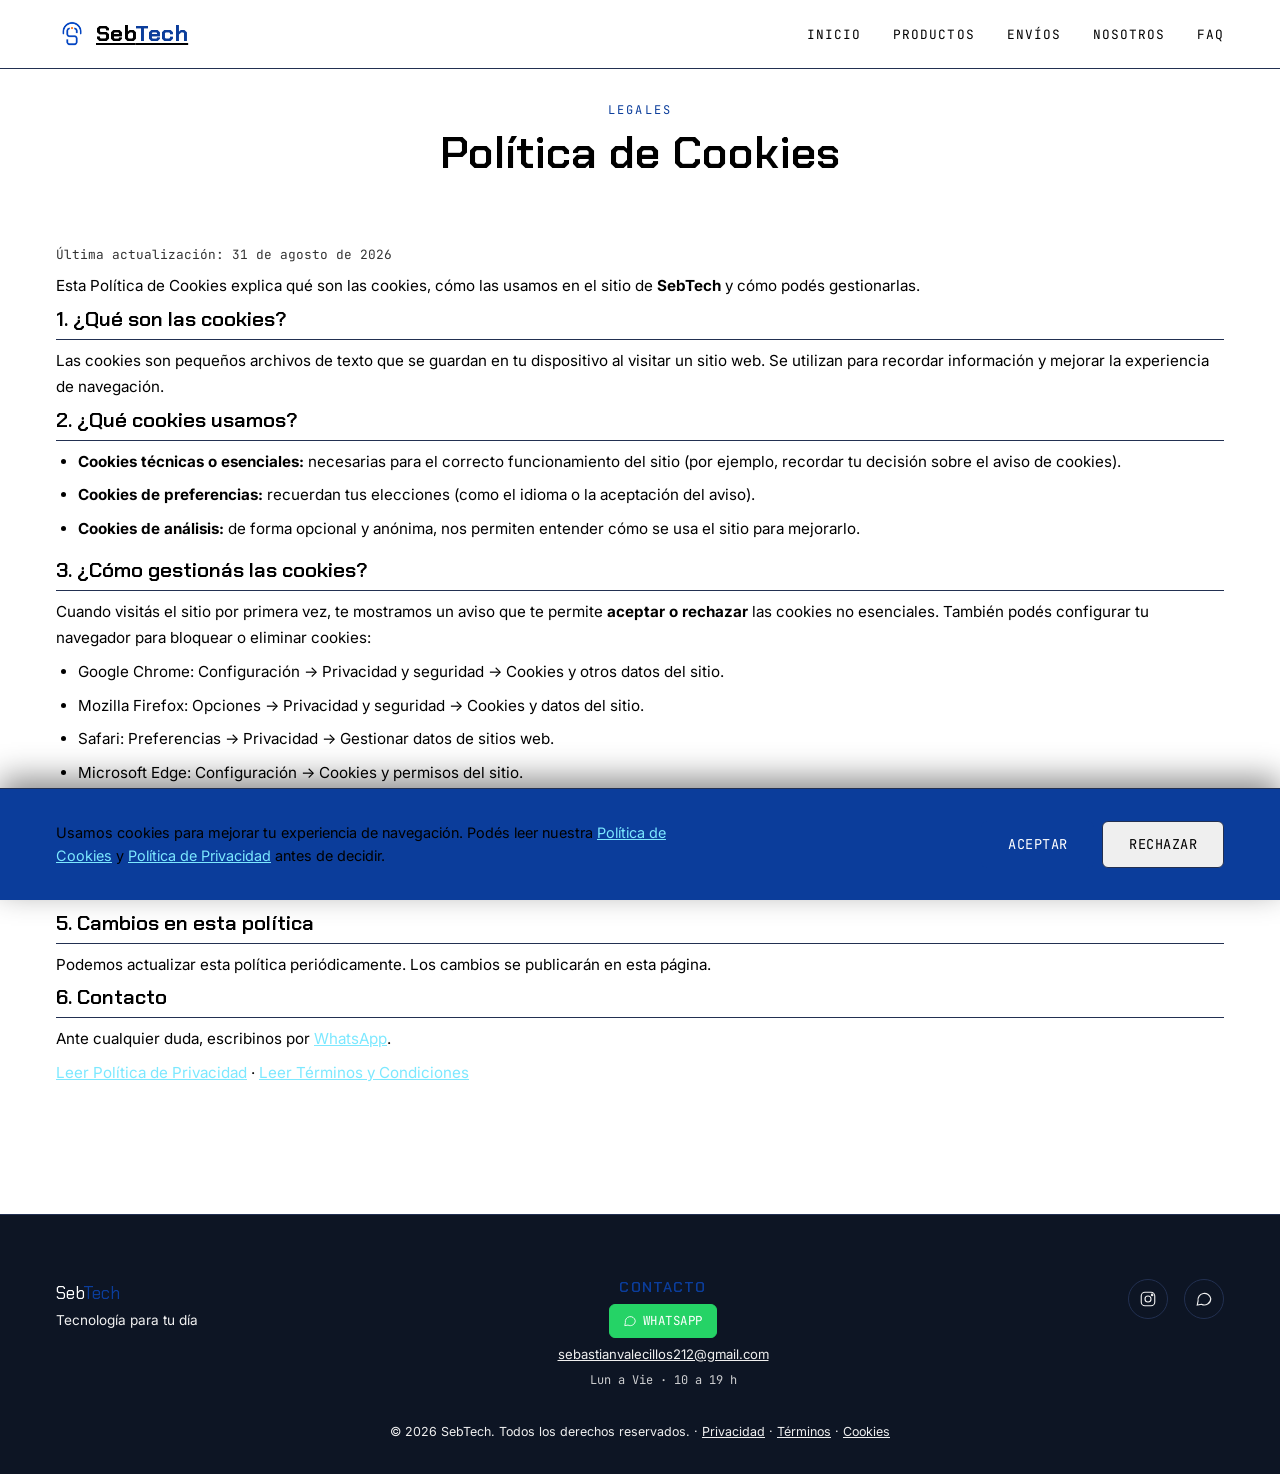
<file: pages/cookies.html>
<!DOCTYPE html>
<html lang="es">
<head>
  <meta charset="UTF-8">
  <meta name="viewport" content="width=device-width, initial-scale=1.0">
  <title>Política de Cookies | SebTech</title>
  <meta name="description" content="Política de cookies de SebTech. Conocé qué cookies usamos y cómo podés gestionarlas.">
  <link rel="icon" type="image/png" href="../img/LogoSebtechMinimalita.png">
  <meta property="og:title" content="Política de Cookies | SebTech">
  <meta property="og:description" content="Política de cookies de SebTech. Conocé qué cookies usamos y cómo podés gestionarlas.">
  <meta property="og:type" content="website">
  <meta property="og:image" content="../img/LogoSebtechMinimalita.png">
  <link rel="stylesheet" href="../css/main.css">
  <link href="https://unpkg.com/aos@2.3.4/dist/aos.css" rel="stylesheet">

  <link rel="preconnect" href="https://fonts.googleapis.com">
  <link rel="preconnect" href="https://fonts.gstatic.com" crossorigin>
  <link href="https://fonts.googleapis.com/css2?family=Chakra+Petch:wght@500;600;700&family=Inter:wght@400;500;600&family=JetBrains+Mono:wght@500&display=swap" rel="stylesheet">
</head>
<body>
  <header class="header">
    <div class="header__inner">
      <a href="../index.html" class="header__logo"><img src="../img/LogoSebtechMinimalita.png" alt="Logo SebTech" class="header__logo-img"><span>Seb<span class="header__logo-accent">Tech</span></span></a>

      <button class="header__toggle" aria-label="Abrir menú" aria-expanded="false">☰</button>

      <nav class="header__nav" aria-label="Navegación principal">
        <ul>
          <li><a href="../index.html">Inicio</a></li>
          <li><a href="productos.html">Productos</a></li>
          <li><a href="envios.html">Envíos</a></li>
          <li><a href="nosotros.html">Nosotros</a></li>
          <li><a href="faq.html">FAQ</a></li>
        </ul>
      </nav>
    </div>
  </header>

  <main>
    <div class="pagina-header">
      <span class="pagina-header__eyebrow">Legales</span>
      <h1 class="pagina-header__title">Política de Cookies</h1>
    </div>

    <section class="legal__seccion">
      <div class="legal__bloque">
        <p class="legal__fecha">Última actualización: 31 de agosto de 2026</p>

        <p>Esta Política de Cookies explica qué son las cookies, cómo las usamos en el sitio de <strong>SebTech</strong> y cómo podés gestionarlas.</p>

        <h2>1. ¿Qué son las cookies?</h2>
        <p>Las cookies son pequeños archivos de texto que se guardan en tu dispositivo al visitar un sitio web. Se utilizan para recordar información y mejorar la experiencia de navegación.</p>

        <h2>2. ¿Qué cookies usamos?</h2>
        <ul>
          <li><strong>Cookies técnicas o esenciales:</strong> necesarias para el correcto funcionamiento del sitio (por ejemplo, recordar tu decisión sobre el aviso de cookies).</li>
          <li><strong>Cookies de preferencias:</strong> recuerdan tus elecciones (como el idioma o la aceptación del aviso).</li>
          <li><strong>Cookies de análisis:</strong> de forma opcional y anónima, nos permiten entender cómo se usa el sitio para mejorarlo.</li>
        </ul>

        <h2>3. ¿Cómo gestionás las cookies?</h2>
        <p>Cuando visitás el sitio por primera vez, te mostramos un aviso que te permite <strong>aceptar o rechazar</strong> las cookies no esenciales. También podés configurar tu navegador para bloquear o eliminar cookies:</p>
        <ul>
          <li>Google Chrome: Configuración → Privacidad y seguridad → Cookies y otros datos del sitio.</li>
          <li>Mozilla Firefox: Opciones → Privacidad y seguridad → Cookies y datos del sitio.</li>
          <li>Safari: Preferencias → Privacidad → Gestionar datos de sitios web.</li>
          <li>Microsoft Edge: Configuración → Cookies y permisos del sitio.</li>
        </ul>
        <p>Si bloqueás las cookies técnicas, algunas funciones del sitio podrían no funcionar correctamente.</p>

        <h2>4. Tus datos y las cookies</h2>
        <p>El tratamiento de los datos personales asociados a las cookies se rige por nuestra <a href="privacy.html">Política de Privacidad</a>, conforme a la Ley N° 25.326.</p>

        <h2>5. Cambios en esta política</h2>
        <p>Podemos actualizar esta política periódicamente. Los cambios se publicarán en esta página.</p>

        <h2>6. Contacto</h2>
        <p>Ante cualquier duda, escribinos por <a href="https://wa.me/message/NDPQOF3UHLIQF1" target="_blank" rel="noopener">WhatsApp</a>.</p>

        <p><a href="privacy.html">Leer Política de Privacidad</a> · <a href="terms.html">Leer Términos y Condiciones</a></p>
      </div>
    </section>
  </main>

  <footer class="footer">
    <div class="footer__inner">
      <div>
        <p class="footer__brand">Seb<span class="header__logo-accent">Tech</span></p>
        <p class="footer__tagline">Tecnología para tu día</p>
      </div>

      <div class="footer__contacto">
        <h3 class="footer__contacto-title">Contacto</h3>
        <div class="footer__contacto-fila">
          <a href="https://wa.me/message/NDPQOF3UHLIQF1" class="footer__wa" target="_blank" rel="noopener">
            <svg viewBox="0 0 24 24" fill="none" stroke="currentColor" stroke-width="1.5"><path d="M21 11.5a8.5 8.5 0 01-12.4 7.5L3 20l1.1-5.4A8.5 8.5 0 1121 11.5z"/></svg>
            WhatsApp
          </a>
          <a href="mailto:sebastianvalecillos212@gmail.com" class="footer__contacto-link">sebastianvalecillos212@gmail.com</a>
          <p class="footer__horario">Lun a Vie · 10 a 19 h</p>
        </div>
      </div>

      <div class="footer__social">
        <a href="https://instagram.com/sebtech.ar" target="_blank" rel="noopener" aria-label="Instagram de SebTech">
          <svg viewBox="0 0 24 24" fill="none" stroke="currentColor" stroke-width="1.5"><rect x="3" y="3" width="18" height="18" rx="5"/><circle cx="12" cy="12" r="4"/><circle cx="17.5" cy="6.5" r="1"/></svg>
        </a>
        <a href="https://wa.me/message/NDPQOF3UHLIQF1" target="_blank" rel="noopener" aria-label="WhatsApp de SebTech">
          <svg viewBox="0 0 24 24" fill="none" stroke="currentColor" stroke-width="1.5"><path d="M21 11.5a8.5 8.5 0 01-12.4 7.5L3 20l1.1-5.4A8.5 8.5 0 1121 11.5z"/></svg>
        </a>
      </div>
    </div>
    <p class="footer__legal">© 2026 SebTech. Todos los derechos reservados. · <a href="privacy.html">Privacidad</a> · <a href="terms.html">Términos</a> · <a href="cookies.html">Cookies</a></p>
  </footer>

  <div class="cookie-banner" id="cookie-banner" role="dialog" aria-live="polite">
    <div class="cookie-banner__inner">
      <p class="cookie-banner__text">Usamos cookies para mejorar tu experiencia de navegación. Podés leer nuestra <a href="cookies.html">Política de Cookies</a> y <a href="privacy.html">Política de Privacidad</a> antes de decidir.</p>
      <div class="cookie-banner__acciones">
        <button type="button" class="btn btn--primary" data-cookie="aceptar">Aceptar</button>
        <button type="button" class="btn btn--ghost" data-cookie="rechazar">Rechazar</button>
      </div>
    </div>
  </div>

  <script src="../js/main.js"></script>
  <script src="../js/cookies.js"></script>
</body>
</html>
</file>
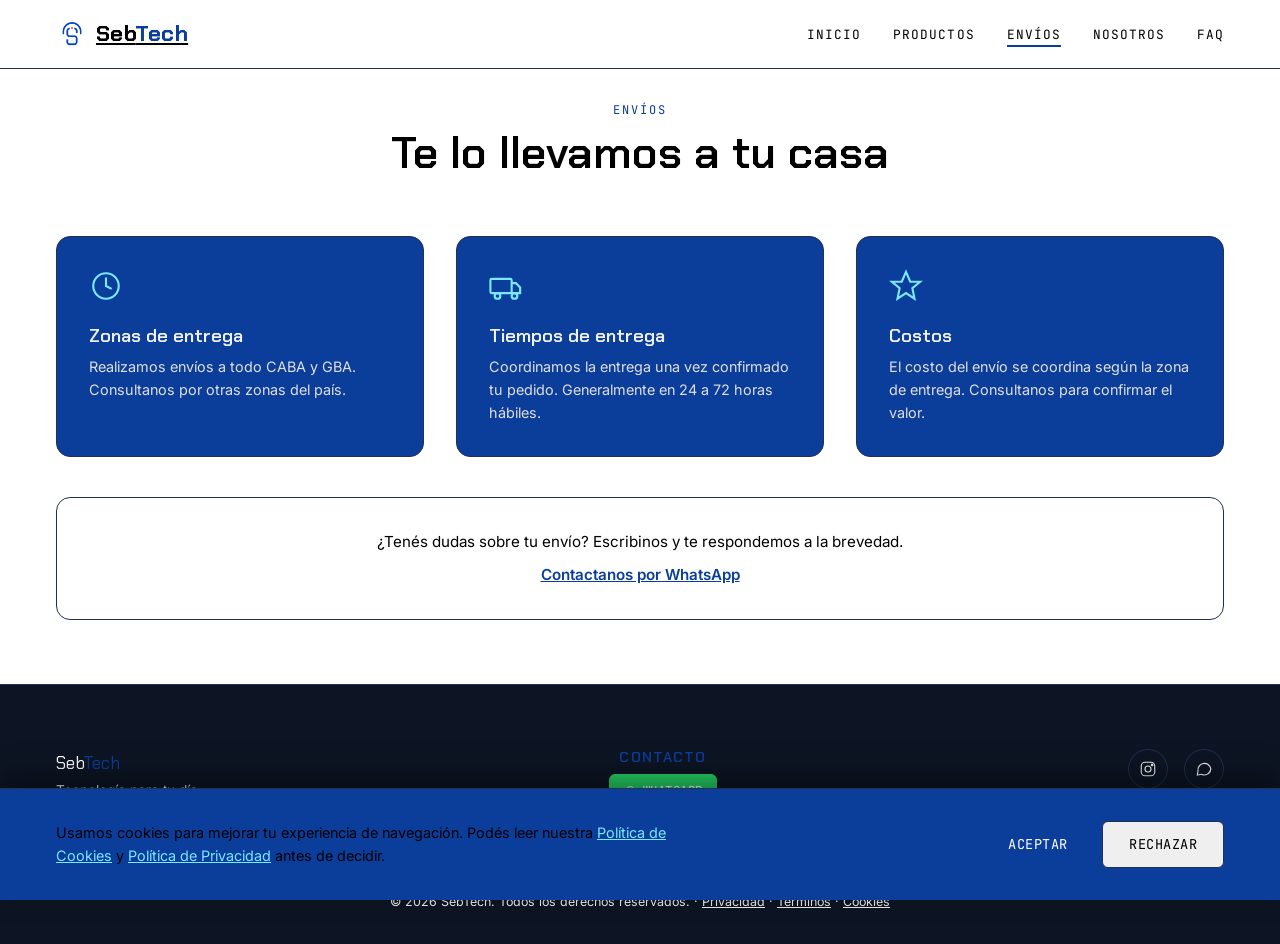
<file: pages/envios.html>
<!DOCTYPE html>
<html lang="es">
<head>
  <meta charset="UTF-8">
  <meta name="viewport" content="width=device-width, initial-scale=1.0">
  <title>Envíos | SebTech</title>
  <meta name="description" content="Conocé cómo hacemos los envíos de SebTech: zonas, tiempos y formas de entrega.">
  <link rel="icon" type="image/png" href="../img/LogoSebtechMinimalita.png">
  <meta property="og:title" content="Envíos | SebTech">
  <meta property="og:description" content="Conocé cómo hacemos los envíos de SebTech: zonas, tiempos y formas de entrega.">
  <meta property="og:type" content="website">
  <meta property="og:image" content="../img/LogoSebtechMinimalita.png">
  <link rel="stylesheet" href="../css/main.css">
  <link href="https://unpkg.com/aos@2.3.4/dist/aos.css" rel="stylesheet">

  <link rel="preconnect" href="https://fonts.googleapis.com">
  <link rel="preconnect" href="https://fonts.gstatic.com" crossorigin>
  <link href="https://fonts.googleapis.com/css2?family=Chakra+Petch:wght@500;600;700&family=Inter:wght@400;500;600&family=JetBrains+Mono:wght@500&display=swap" rel="stylesheet">
</head>
<body>
  <header class="header">
    <div class="header__inner">
      <a href="../index.html" class="header__logo"><img src="../img/LogoSebtechMinimalita.png" alt="Logo SebTech" class="header__logo-img"><span>Seb<span class="header__logo-accent">Tech</span></span></a>

      <button class="header__toggle" aria-label="Abrir menú" aria-expanded="false">☰</button>

      <nav class="header__nav" aria-label="Navegación principal">
        <ul>
          <li><a href="../index.html">Inicio</a></li>
          <li><a href="productos.html">Productos</a></li>
          <li><a href="envios.html" aria-current="page">Envíos</a></li>
          <li><a href="nosotros.html">Nosotros</a></li>
          <li><a href="faq.html">FAQ</a></li>
        </ul>
      </nav>
    </div>
  </header>

  <main>
    <div class="pagina-header">
      <span class="pagina-header__eyebrow">Envíos</span>
      <h1 class="pagina-header__title">Te lo llevamos a tu casa</h1>
    </div>

    <section class="envios">
      <div class="envios__grid">

        <div class="envios-card">
          <div class="envios-card__icon">
            <svg viewBox="0 0 24 24" fill="none" stroke="currentColor" stroke-width="1.5"><circle cx="12" cy="12" r="9"/><path d="M12 6v6l4 2"/></svg>
          </div>
          <h2 class="envios-card__title">Zonas de entrega</h2>
          <p class="envios-card__text">Realizamos envíos a todo CABA y GBA. Consultanos por otras zonas del país.</p>
        </div>

        <div class="envios-card">
          <div class="envios-card__icon">
            <svg viewBox="0 0 24 24" fill="none" stroke="currentColor" stroke-width="1.5"><rect x="1" y="7" width="15" height="10" rx="1"/><path d="M16 10h3l3 3v4h-6"/><circle cx="6" cy="19" r="2"/><circle cx="18" cy="19" r="2"/></svg>
          </div>
          <h2 class="envios-card__title">Tiempos de entrega</h2>
          <p class="envios-card__text">Coordinamos la entrega una vez confirmado tu pedido. Generalmente en 24 a 72 horas hábiles.</p>
        </div>

        <div class="envios-card">
          <div class="envios-card__icon">
            <svg viewBox="0 0 24 24" fill="none" stroke="currentColor" stroke-width="1.5"><path d="M12 2l3 7h7l-5.5 4.5L18 21l-6-4-6 4 1.5-7.5L2 9h7z"/></svg>
          </div>
          <h2 class="envios-card__title">Costos</h2>
          <p class="envios-card__text">El costo del envío se coordina según la zona de entrega. Consultanos para confirmar el valor.</p>
        </div>

      </div>

      <div class="envios-nota">
        <p class="envios-nota__text">¿Tenés dudas sobre tu envío? Escribinos y te respondemos a la brevedad.</p>
        <p class="envios-nota__text" style="margin-top:0.5rem;"><a href="https://wa.me/message/NDPQOF3UHLIQF1" target="_blank" rel="noopener">Contactanos por WhatsApp</a></p>
      </div>
    </section>
  </main>

  <footer class="footer">
    <div class="footer__inner">
      <div>
        <p class="footer__brand">Seb<span class="header__logo-accent">Tech</span></p>
        <p class="footer__tagline">Tecnología para tu día</p>
      </div>

      <div class="footer__contacto">
        <h3 class="footer__contacto-title">Contacto</h3>
        <div class="footer__contacto-fila">
          <a href="https://wa.me/message/NDPQOF3UHLIQF1" class="footer__wa" target="_blank" rel="noopener">
            <svg viewBox="0 0 24 24" fill="none" stroke="currentColor" stroke-width="1.5"><path d="M21 11.5a8.5 8.5 0 01-12.4 7.5L3 20l1.1-5.4A8.5 8.5 0 1121 11.5z"/></svg>
            WhatsApp
          </a>
          <a href="mailto:sebastianvalecillos212@gmail.com" class="footer__contacto-link">sebastianvalecillos212@gmail.com</a>
          <p class="footer__horario">Lun a Vie · 10 a 19 h</p>
        </div>
      </div>

      <div class="footer__social">
        <a href="https://instagram.com/sebtech.ar" target="_blank" rel="noopener" aria-label="Instagram de SebTech">
          <svg viewBox="0 0 24 24" fill="none" stroke="currentColor" stroke-width="1.5"><rect x="3" y="3" width="18" height="18" rx="5"/><circle cx="12" cy="12" r="4"/><circle cx="17.5" cy="6.5" r="1"/></svg>
        </a>
        <a href="https://wa.me/message/NDPQOF3UHLIQF1" target="_blank" rel="noopener" aria-label="WhatsApp de SebTech">
          <svg viewBox="0 0 24 24" fill="none" stroke="currentColor" stroke-width="1.5"><path d="M21 11.5a8.5 8.5 0 01-12.4 7.5L3 20l1.1-5.4A8.5 8.5 0 1121 11.5z"/></svg>
        </a>
      </div>
    </div>
    <p class="footer__legal">© 2026 SebTech. Todos los derechos reservados. · <a href="privacy.html">Privacidad</a> · <a href="terms.html">Términos</a> · <a href="cookies.html">Cookies</a></p>
  </footer>

  <div class="cookie-banner" id="cookie-banner" role="dialog" aria-live="polite">
    <div class="cookie-banner__inner">
      <p class="cookie-banner__text">Usamos cookies para mejorar tu experiencia de navegación. Podés leer nuestra <a href="cookies.html">Política de Cookies</a> y <a href="privacy.html">Política de Privacidad</a> antes de decidir.</p>
      <div class="cookie-banner__acciones">
        <button type="button" class="btn btn--primary" data-cookie="aceptar">Aceptar</button>
        <button type="button" class="btn btn--ghost" data-cookie="rechazar">Rechazar</button>
      </div>
    </div>
  </div>

  <script src="../js/main.js"></script>
  <script src="../js/cookies.js"></script>
  <script src="https://unpkg.com/aos@2.3.4/dist/aos.js"></script>
  <script src="../js/aos-config.js"></script>
</body>
</html>
</file>
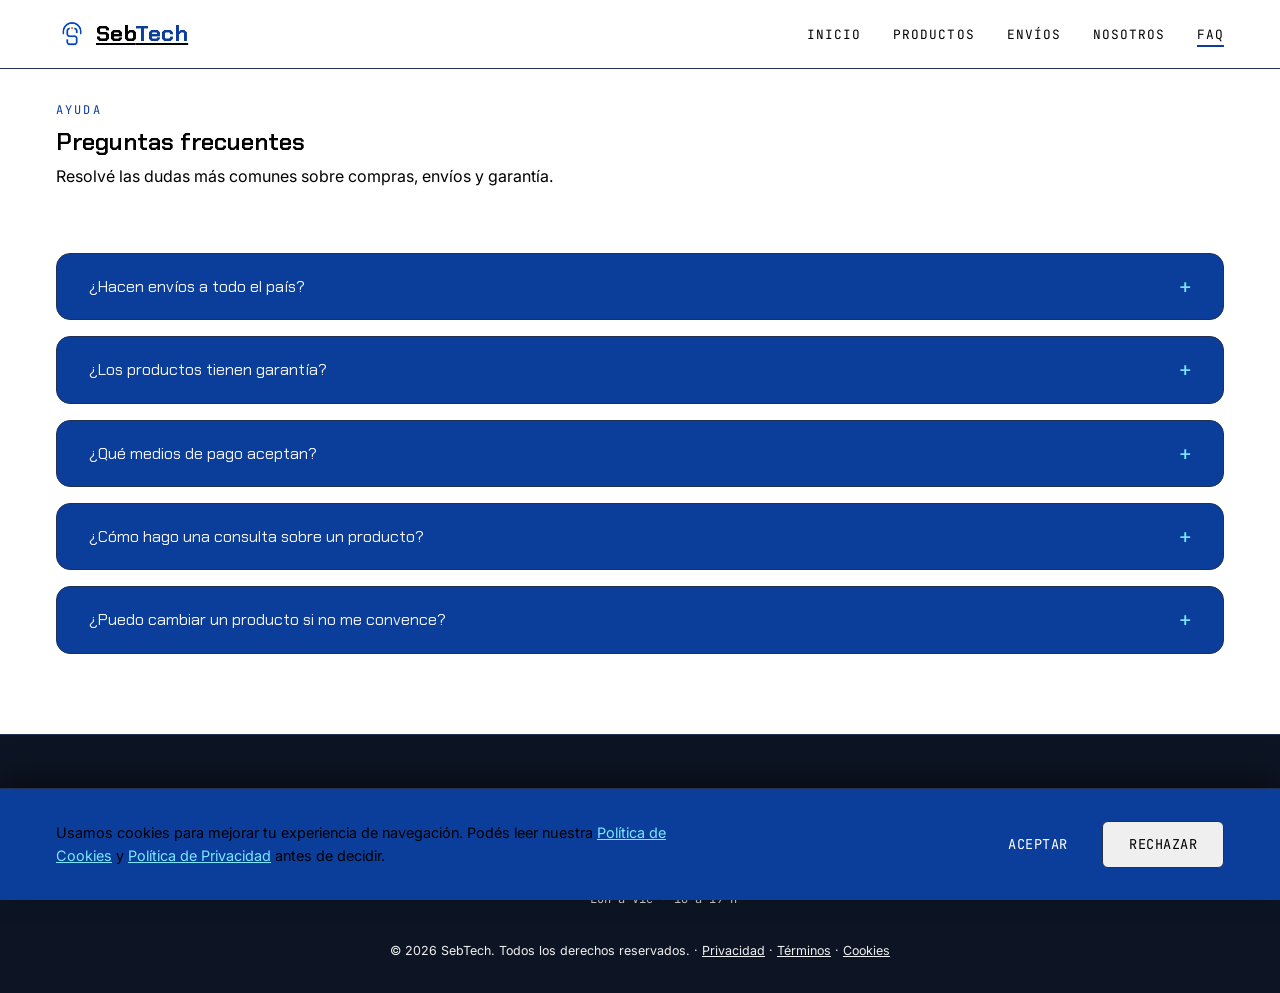
<file: pages/faq.html>
<!DOCTYPE html>
<html lang="es">
<head>
  <meta charset="UTF-8">
  <meta name="viewport" content="width=device-width, initial-scale=1.0">
  <title>Preguntas Frecuentes | SebTech</title>
  <meta name="description" content="Resolvé tus dudas sobre envíos, garantía y formas de pago en SebTech.">
  <link rel="icon" type="image/png" href="../img/LogoSebtechMinimalita.png">
  <meta property="og:title" content="FAQ | SebTech">
  <meta property="og:description" content="Resolvé tus dudas sobre envíos, garantía y formas de pago en SebTech.">
  <meta property="og:type" content="website">
  <meta property="og:image" content="../img/LogoSebtechMinimalita.png">
  <link rel="stylesheet" href="../css/main.css">
  <link href="https://unpkg.com/aos@2.3.4/dist/aos.css" rel="stylesheet">

  <link rel="preconnect" href="https://fonts.googleapis.com">
  <link rel="preconnect" href="https://fonts.gstatic.com" crossorigin>
  <link href="https://fonts.googleapis.com/css2?family=Chakra+Petch:wght@500;600;700&family=Inter:wght@400;500;600&family=JetBrains+Mono:wght@500&display=swap" rel="stylesheet">
</head>
<body>
  <header class="header">
    <div class="header__inner">
      <a href="../index.html" class="header__logo"><img src="../img/LogoSebtechMinimalita.png" alt="Logo SebTech" class="header__logo-img"><span>Seb<span class="header__logo-accent">Tech</span></span></a>

      <button class="header__toggle" aria-label="Abrir menú" aria-expanded="false">☰</button>

      <nav class="header__nav" aria-label="Navegación principal">
        <ul>
          <li><a href="../index.html">Inicio</a></li>
          <li><a href="productos.html">Productos</a></li>
          <li><a href="envios.html">Envíos</a></li>
          <li><a href="nosotros.html">Nosotros</a></li>
          <li><a href="faq.html" aria-current="page">FAQ</a></li>
        </ul>
      </nav>
    </div>
  </header>

  <main>
    <section class="faq">
      <span class="pagina-header__eyebrow">Ayuda</span>
      <h1 class="faq__title">Preguntas frecuentes</h1>
      <p class="faq__text">Resolvé las dudas más comunes sobre compras, envíos y garantía.</p>

      <details class="faq-item">
        <summary>¿Hacen envíos a todo el país?</summary>
        <p class="faq-item__respuesta">Sí, realizamos envíos seguros a todo el país. Los tiempos de entrega varían según la localidad.</p>
      </details>

      <details class="faq-item">
        <summary>¿Los productos tienen garantía?</summary>
        <p class="faq-item__respuesta">Todos nuestros productos cuentan con garantía. Consultanos por WhatsApp los detalles según el modelo.</p>
      </details>

      <details class="faq-item">
        <summary>¿Qué medios de pago aceptan?</summary>
        <p class="faq-item__respuesta">Aceptamos transferencia bancaria y efectivo. Escribinos para coordinar la forma de pago que mejor te convenga.</p>
      </details>

      <details class="faq-item">
        <summary>¿Cómo hago una consulta sobre un producto?</summary>
        <p class="faq-item__respuesta">Podés escribirnos directamente por WhatsApp o Instagram, o completar el formulario en la sección de Contacto.</p>
      </details>

      <details class="faq-item">
        <summary>¿Puedo cambiar un producto si no me convence?</summary>
        <p class="faq-item__respuesta">Sí, contamos con política de cambios. Contactanos dentro de los primeros días de recibido el producto.</p>
      </details>
    </section>
  </main>

  <footer class="footer">
    <div class="footer__inner">
      <div>
        <p class="footer__brand">Seb<span class="header__logo-accent">Tech</span></p>
        <p class="footer__tagline">Tecnología para tu día</p>
      </div>

      <div class="footer__contacto">
        <h3 class="footer__contacto-title">Contacto</h3>
        <div class="footer__contacto-fila">
          <a href="https://wa.me/message/NDPQOF3UHLIQF1" class="footer__wa" target="_blank" rel="noopener">
            <svg viewBox="0 0 24 24" fill="none" stroke="currentColor" stroke-width="1.5"><path d="M21 11.5a8.5 8.5 0 01-12.4 7.5L3 20l1.1-5.4A8.5 8.5 0 1121 11.5z"/></svg>
            WhatsApp
          </a>
          <a href="mailto:sebastianvalecillos212@gmail.com" class="footer__contacto-link">sebastianvalecillos212@gmail.com</a>
          <p class="footer__horario">Lun a Vie · 10 a 19 h</p>
        </div>
      </div>

      <div class="footer__social">
        <a href="https://instagram.com/sebtech.ar" target="_blank" rel="noopener" aria-label="Instagram de SebTech">
          <svg viewBox="0 0 24 24" fill="none" stroke="currentColor" stroke-width="1.5"><rect x="3" y="3" width="18" height="18" rx="5"/><circle cx="12" cy="12" r="4"/><circle cx="17.5" cy="6.5" r="1"/></svg>
        </a>
        <a href="https://wa.me/message/NDPQOF3UHLIQF1" target="_blank" rel="noopener" aria-label="WhatsApp de SebTech">
          <svg viewBox="0 0 24 24" fill="none" stroke="currentColor" stroke-width="1.5"><path d="M21 11.5a8.5 8.5 0 01-12.4 7.5L3 20l1.1-5.4A8.5 8.5 0 1121 11.5z"/></svg>
        </a>
      </div>
    </div>
    <p class="footer__legal">© 2026 SebTech. Todos los derechos reservados. · <a href="privacy.html">Privacidad</a> · <a href="terms.html">Términos</a> · <a href="cookies.html">Cookies</a></p>
  </footer>

  <div class="cookie-banner" id="cookie-banner" role="dialog" aria-live="polite">
    <div class="cookie-banner__inner">
      <p class="cookie-banner__text">Usamos cookies para mejorar tu experiencia de navegación. Podés leer nuestra <a href="cookies.html">Política de Cookies</a> y <a href="privacy.html">Política de Privacidad</a> antes de decidir.</p>
      <div class="cookie-banner__acciones">
        <button type="button" class="btn btn--primary" data-cookie="aceptar">Aceptar</button>
        <button type="button" class="btn btn--ghost" data-cookie="rechazar">Rechazar</button>
      </div>
    </div>
  </div>
  <script src="../js/main.js"></script>
  <script src="../js/cookies.js"></script>
  <script src="https://unpkg.com/aos@2.3.4/dist/aos.js"></script>
  <script src="../js/aos-config.js"></script>
</body>
</html>
</file>
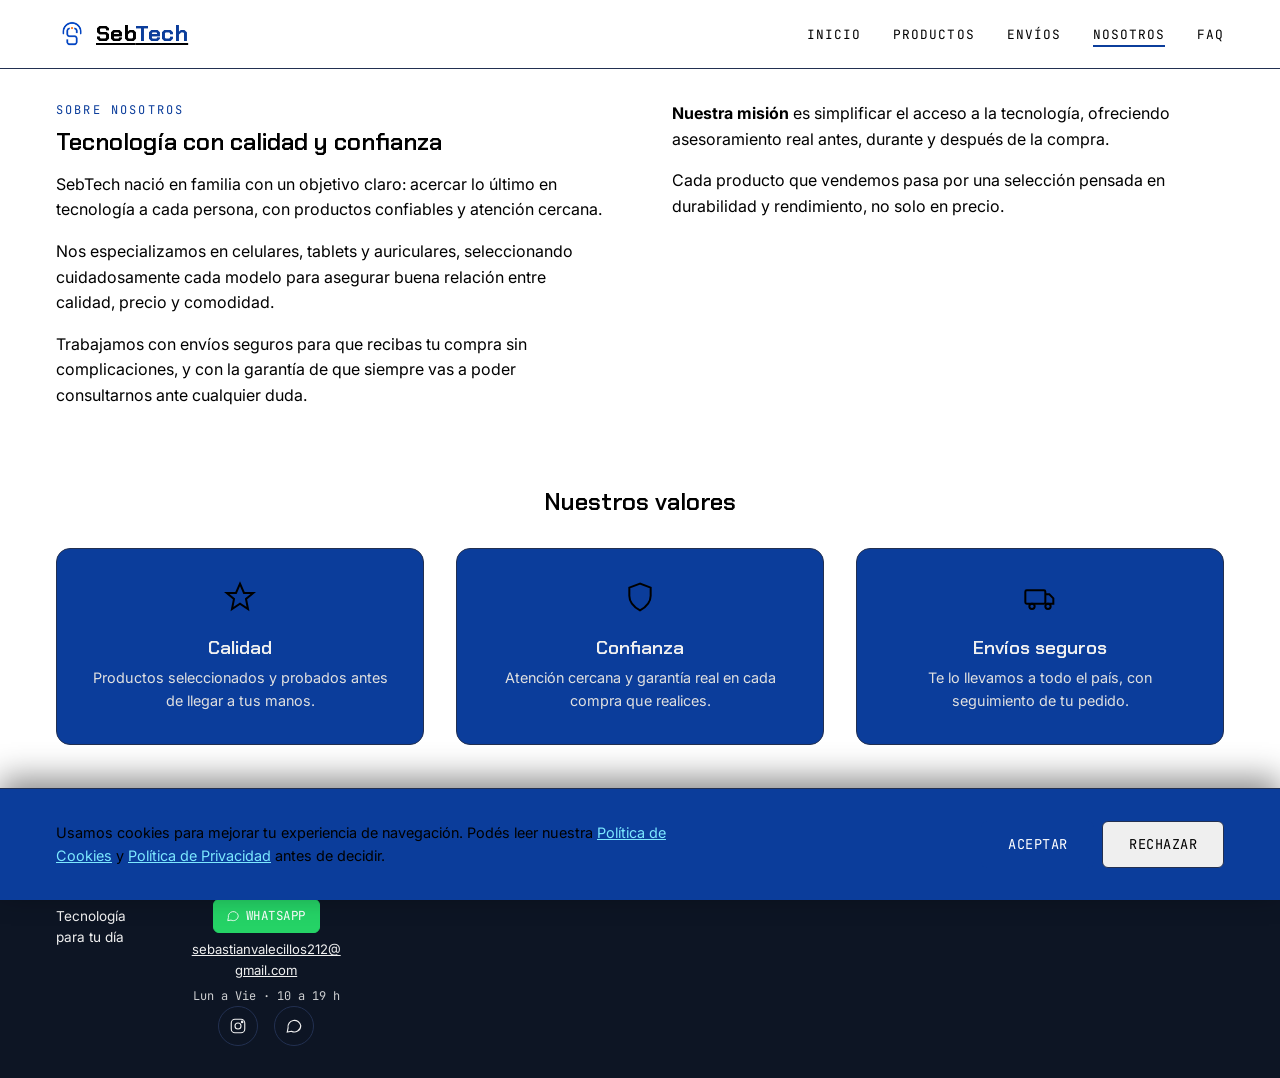
<file: pages/nosotros.html>
<!DOCTYPE html>
<html lang="es">
<head>
  <meta charset="UTF-8">
  <meta name="viewport" content="width=device-width, initial-scale=1.0">
  <title>Nosotros | SebTech</title>
  <meta name="description" content="Conocé la historia de SebTech: calidad, confianza y tecnología para tu día a día.">
  <link rel="icon" type="image/png" href="../img/LogoSebtechMinimalita.png">
  <meta property="og:title" content="Nosotros | SebTech">
  <meta property="og:description" content="Conocé la historia de SebTech: calidad, confianza y tecnología para tu día a día.">
  <meta property="og:type" content="website">
  <meta property="og:image" content="../img/LogoSebtechMinimalita.png">
  <link rel="stylesheet" href="../css/main.css">
  <link href="https://unpkg.com/aos@2.3.4/dist/aos.css" rel="stylesheet">

  <link rel="preconnect" href="https://fonts.googleapis.com">
  <link rel="preconnect" href="https://fonts.gstatic.com" crossorigin>
  <link href="https://fonts.googleapis.com/css2?family=Chakra+Petch:wght@500;600;700&family=Inter:wght@400;500;600&family=JetBrains+Mono:wght@500&display=swap" rel="stylesheet">
</head>
<body>
  <header class="header">
    <div class="header__inner">
      <a href="../index.html" class="header__logo"><img src="../img/LogoSebtechMinimalita.png" alt="Logo SebTech" class="header__logo-img"><span>Seb<span class="header__logo-accent">Tech</span></span></a>

      <button class="header__toggle" aria-label="Abrir menú" aria-expanded="false">☰</button>

      <nav class="header__nav" aria-label="Navegación principal">
        <ul>
          <li><a href="../index.html">Inicio</a></li>
          <li><a href="productos.html">Productos</a></li>
          <li><a href="envios.html">Envíos</a></li>
          <li><a href="nosotros.html" aria-current="page">Nosotros</a></li>
          <li><a href="faq.html">FAQ</a></li>
        </ul>
      </nav>
    </div>
  </header>

  <main>
    <section class="nosotros">
      <div class="nosotros__text">
        <span class="pagina-header__eyebrow">Sobre nosotros</span>
        <h1 class="nosotros__title">Tecnología con calidad y confianza</h1>
        <p>SebTech nació en familia con un objetivo claro: acercar lo último en tecnología a cada persona, con productos confiables y atención cercana.</p>
        <p>Nos especializamos en celulares, tablets y auriculares, seleccionando cuidadosamente cada modelo para asegurar buena relación entre calidad, precio y comodidad.</p>
        <p>Trabajamos con envíos seguros para que recibas tu compra sin complicaciones, y con la garantía de que siempre vas a poder consultarnos ante cualquier duda.</p>
      </div>
      <div class="nosotros__text">
        <p><strong>Nuestra misión</strong> es simplificar el acceso a la tecnología, ofreciendo asesoramiento real antes, durante y después de la compra.</p>
        <p>Cada producto que vendemos pasa por una selección pensada en durabilidad y rendimiento, no solo en precio.</p>
      </div>
    </section>

    <section class="valores" aria-labelledby="valores-title">
      <h2 class="valores__title" id="valores-title">Nuestros valores</h2>
      <div class="valores__grid">

        <div class="card-valor">
          <div class="card-valor__icon">
            <svg viewBox="0 0 24 24" fill="none" stroke="currentColor" stroke-width="1.5"><path d="M12 2l3 7h7l-5.5 4.5L18 21l-6-4-6 4 1.5-7.5L2 9h7z"/></svg>
          </div>
          <h3 class="card-valor__title">Calidad</h3>
          <p class="card-valor__text">Productos seleccionados y probados antes de llegar a tus manos.</p>
        </div>

        <div class="card-valor">
          <div class="card-valor__icon">
            <svg viewBox="0 0 24 24" fill="none" stroke="currentColor" stroke-width="1.5"><path d="M12 2L4 5v6c0 5 3.5 8.5 8 11 4.5-2.5 8-6 8-11V5l-8-3z"/></svg>
          </div>
          <h3 class="card-valor__title">Confianza</h3>
          <p class="card-valor__text">Atención cercana y garantía real en cada compra que realices.</p>
        </div>

        <div class="card-valor">
          <div class="card-valor__icon">
            <svg viewBox="0 0 24 24" fill="none" stroke="currentColor" stroke-width="1.5"><rect x="1" y="7" width="15" height="10" rx="1"/><path d="M16 10h3l3 3v4h-6"/><circle cx="6" cy="19" r="2"/><circle cx="18" cy="19" r="2"/></svg>
          </div>
          <h3 class="card-valor__title">Envíos seguros</h3>
          <p class="card-valor__text">Te lo llevamos a todo el país, con seguimiento de tu pedido.</p>
        </div>

      </div>
    </section>
  </main>

  <footer class="footer">
    <div class="footer__inner">
      <div>
        <p class="footer__brand">Seb<span class="header__logo-accent">Tech</span></p>
        <p class="footer__tagline">Tecnología para tu día</p>
      </div>

      <div class="footer__contacto">
        <h3 class="footer__contacto-title">Contacto</h3>
        <div class="footer__contacto-fila">
          <a href="https://wa.me/message/NDPQOF3UHLIQF1" class="footer__wa" target="_blank" rel="noopener">
            <svg viewBox="0 0 24 24" fill="none" stroke="currentColor" stroke-width="1.5"><path d="M21 11.5a8.5 8.5 0 01-12.4 7.5L3 20l1.1-5.4A8.5 8.5 0 1121 11.5z"/></svg>
            WhatsApp
          </a>
        <a href="mailto:sebastianvalecillos212@gmail.com" class="footer__contacto-link">sebastianvalecillos212@gmail.com</a>
        <p class="footer__horario">Lun a Vie · 10 a 19 h</p>
      </div>

      <div class="footer__social">
        <a href="https://instagram.com/sebtech.ar" target="_blank" rel="noopener" aria-label="Instagram de SebTech">
          <svg viewBox="0 0 24 24" fill="none" stroke="currentColor" stroke-width="1.5"><rect x="3" y="3" width="18" height="18" rx="5"/><circle cx="12" cy="12" r="4"/><circle cx="17.5" cy="6.5" r="1"/></svg>
        </a>
        <a href="https://wa.me/message/NDPQOF3UHLIQF1" target="_blank" rel="noopener" aria-label="WhatsApp de SebTech">
          <svg viewBox="0 0 24 24" fill="none" stroke="currentColor" stroke-width="1.5"><path d="M21 11.5a8.5 8.5 0 01-12.4 7.5L3 20l1.1-5.4A8.5 8.5 0 1121 11.5z"/></svg>
        </a>
      </div>
    </div>
    <p class="footer__legal">© 2026 SebTech. Todos los derechos reservados. · <a href="privacy.html">Privacidad</a> · <a href="terms.html">Términos</a> · <a href="cookies.html">Cookies</a></p>
  </footer>

  <div class="cookie-banner" id="cookie-banner" role="dialog" aria-live="polite">
    <div class="cookie-banner__inner">
      <p class="cookie-banner__text">Usamos cookies para mejorar tu experiencia de navegación. Podés leer nuestra <a href="cookies.html">Política de Cookies</a> y <a href="privacy.html">Política de Privacidad</a> antes de decidir.</p>
      <div class="cookie-banner__acciones">
        <button type="button" class="btn btn--primary" data-cookie="aceptar">Aceptar</button>
        <button type="button" class="btn btn--ghost" data-cookie="rechazar">Rechazar</button>
      </div>
    </div>
  </div>
  <script src="../js/main.js"></script>
  <script src="../js/cookies.js"></script>
  <script src="https://unpkg.com/aos@2.3.4/dist/aos.js"></script>
  <script src="../js/aos-config.js"></script>
</body>
</html>
</file>
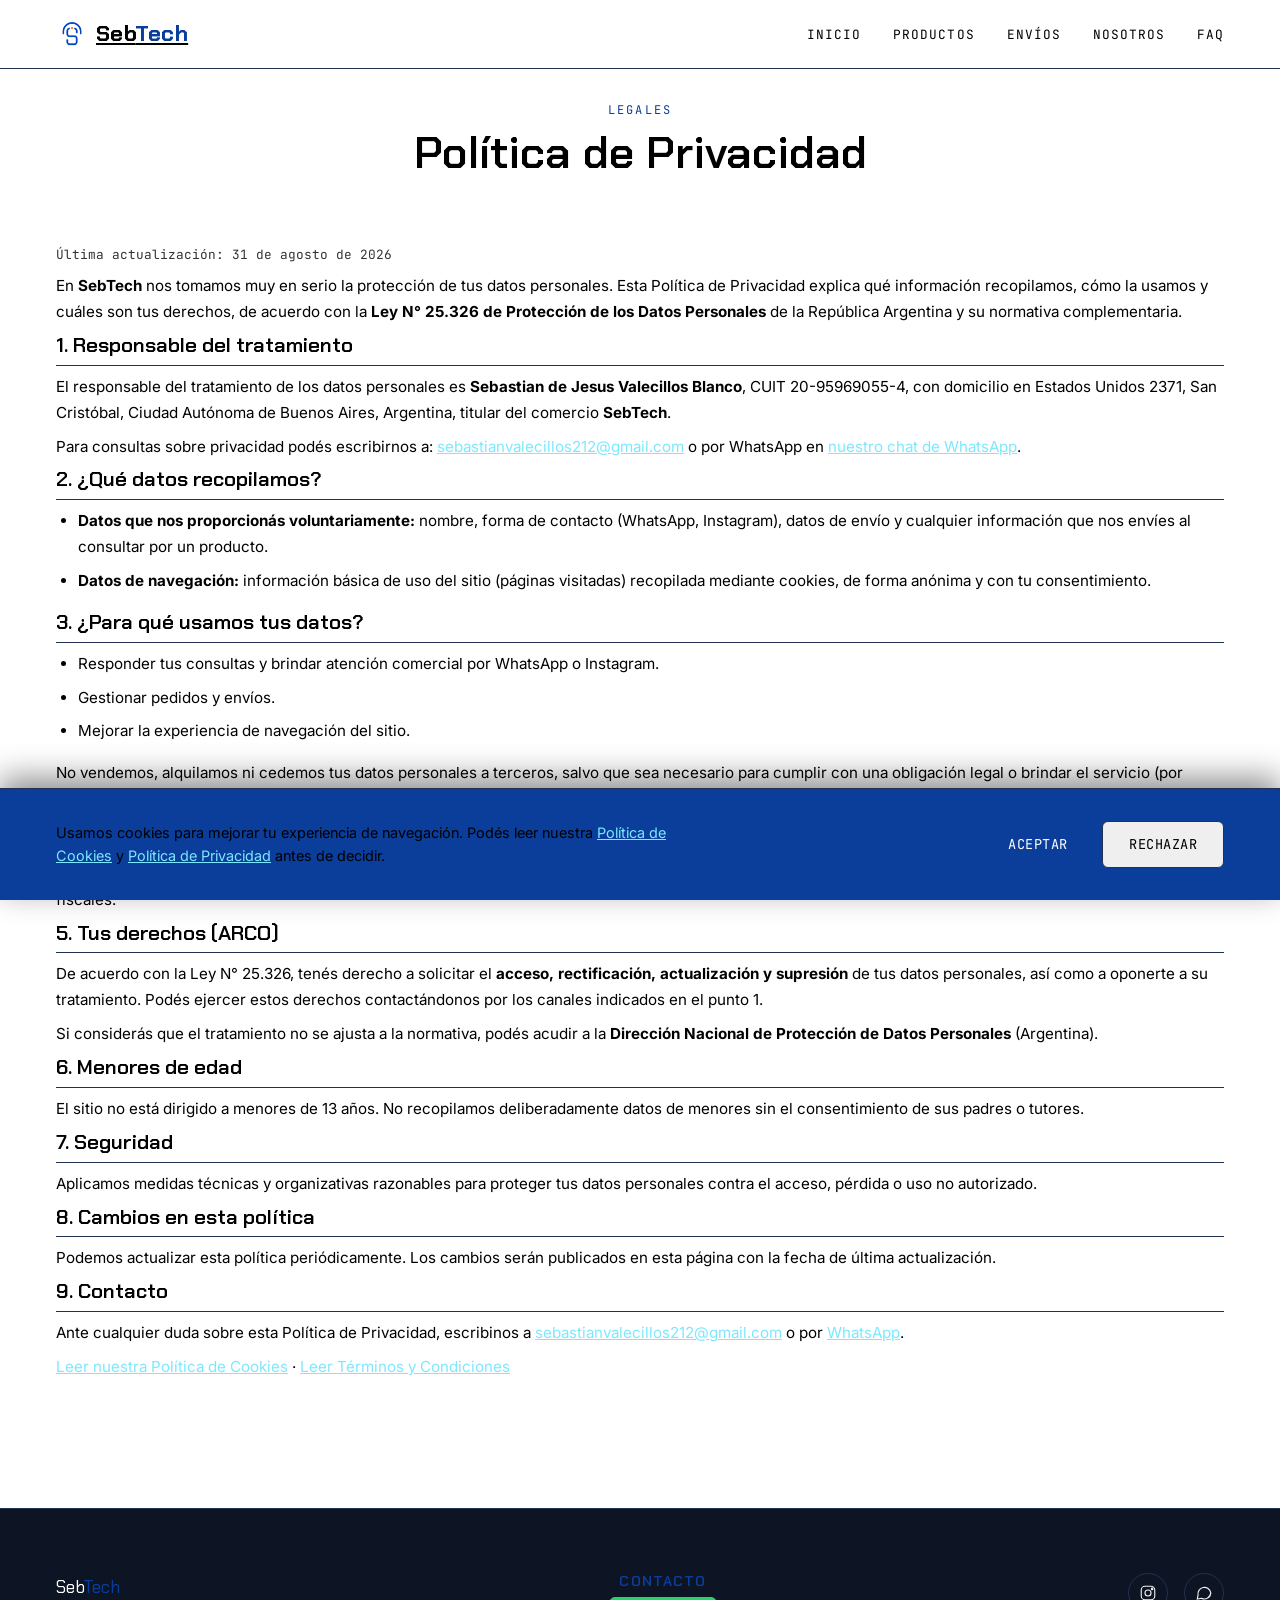
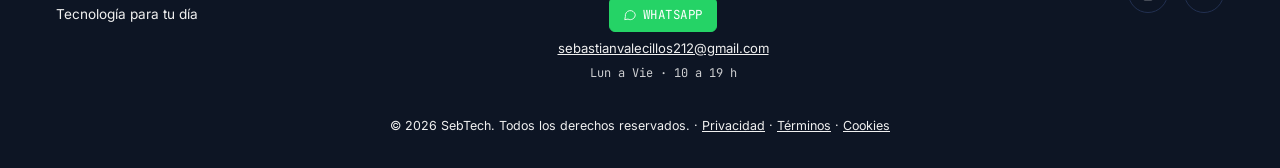
<file: pages/privacy.html>
<!DOCTYPE html>
<html lang="es">
<head>
  <meta charset="UTF-8">
  <meta name="viewport" content="width=device-width, initial-scale=1.0">
  <title>Política de Privacidad | SebTech</title>
  <meta name="description" content="Política de privacidad de SebTech. Conocé cómo tratamos tus datos personales.">
  <link rel="icon" type="image/png" href="../img/LogoSebtechMinimalita.png">
  <meta property="og:title" content="Política de Privacidad | SebTech">
  <meta property="og:description" content="Política de privacidad de SebTech. Conocé cómo tratamos tus datos personales.">
  <meta property="og:type" content="website">
  <meta property="og:image" content="../img/LogoSebtechMinimalita.png">
  <link rel="stylesheet" href="../css/main.css">
  <link href="https://unpkg.com/aos@2.3.4/dist/aos.css" rel="stylesheet">

  <link rel="preconnect" href="https://fonts.googleapis.com">
  <link rel="preconnect" href="https://fonts.gstatic.com" crossorigin>
  <link href="https://fonts.googleapis.com/css2?family=Chakra+Petch:wght@500;600;700&family=Inter:wght@400;500;600&family=JetBrains+Mono:wght@500&display=swap" rel="stylesheet">
</head>
<body>
  <header class="header">
    <div class="header__inner">
      <a href="../index.html" class="header__logo"><img src="../img/LogoSebtechMinimalita.png" alt="Logo SebTech" class="header__logo-img"><span>Seb<span class="header__logo-accent">Tech</span></span></a>

      <button class="header__toggle" aria-label="Abrir menú" aria-expanded="false">☰</button>

      <nav class="header__nav" aria-label="Navegación principal">
        <ul>
          <li><a href="../index.html">Inicio</a></li>
          <li><a href="productos.html">Productos</a></li>
          <li><a href="envios.html">Envíos</a></li>
          <li><a href="nosotros.html">Nosotros</a></li>
          <li><a href="faq.html">FAQ</a></li>
        </ul>
      </nav>
    </div>
  </header>

  <main>
    <div class="pagina-header">
      <span class="pagina-header__eyebrow">Legales</span>
      <h1 class="pagina-header__title">Política de Privacidad</h1>
    </div>

    <section class="legal__seccion">
      <div class="legal__bloque">
        <p class="legal__fecha">Última actualización: 31 de agosto de 2026</p>

        <p>En <strong>SebTech</strong> nos tomamos muy en serio la protección de tus datos personales. Esta Política de Privacidad explica qué información recopilamos, cómo la usamos y cuáles son tus derechos, de acuerdo con la <strong>Ley N° 25.326 de Protección de los Datos Personales</strong> de la República Argentina y su normativa complementaria.</p>

        <h2>1. Responsable del tratamiento</h2>
        <p>El responsable del tratamiento de los datos personales es <strong>Sebastian de Jesus Valecillos Blanco</strong>, CUIT 20-95969055-4, con domicilio en Estados Unidos 2371, San Cristóbal, Ciudad Autónoma de Buenos Aires, Argentina, titular del comercio <strong>SebTech</strong>.</p>
        <p>Para consultas sobre privacidad podés escribirnos a: <a href="mailto:sebastianvalecillos212@gmail.com">sebastianvalecillos212@gmail.com</a> o por WhatsApp en <a href="https://wa.me/message/NDPQOF3UHLIQF1" target="_blank" rel="noopener">nuestro chat de WhatsApp</a>.</p>

        <h2>2. ¿Qué datos recopilamos?</h2>
        <ul>
          <li><strong>Datos que nos proporcionás voluntariamente:</strong> nombre, forma de contacto (WhatsApp, Instagram), datos de envío y cualquier información que nos envíes al consultar por un producto.</li>
          <li><strong>Datos de navegación:</strong> información básica de uso del sitio (páginas visitadas) recopilada mediante cookies, de forma anónima y con tu consentimiento.</li>
        </ul>

        <h2>3. ¿Para qué usamos tus datos?</h2>
        <ul>
          <li>Responder tus consultas y brindar atención comercial por WhatsApp o Instagram.</li>
          <li>Gestionar pedidos y envíos.</li>
          <li>Mejorar la experiencia de navegación del sitio.</li>
        </ul>
        <p>No vendemos, alquilamos ni cedemos tus datos personales a terceros, salvo que sea necesario para cumplir con una obligación legal o brindar el servicio (por ejemplo, empresas de envío).</p>

        <h2>4. ¿Cuánto tiempo conservamos tus datos?</h2>
        <p>Conservamos tus datos únicamente durante el tiempo necesario para los fines establecidos, la gestión de consultas y el cumplimiento de obligaciones legales y fiscales.</p>

        <h2>5. Tus derechos (ARCO)</h2>
        <p>De acuerdo con la Ley N° 25.326, tenés derecho a solicitar el <strong>acceso, rectificación, actualización y supresión</strong> de tus datos personales, así como a oponerte a su tratamiento. Podés ejercer estos derechos contactándonos por los canales indicados en el punto 1.</p>
        <p>Si considerás que el tratamiento no se ajusta a la normativa, podés acudir a la <strong>Dirección Nacional de Protección de Datos Personales</strong> (Argentina).</p>

        <h2>6. Menores de edad</h2>
        <p>El sitio no está dirigido a menores de 13 años. No recopilamos deliberadamente datos de menores sin el consentimiento de sus padres o tutores.</p>

        <h2>7. Seguridad</h2>
        <p>Aplicamos medidas técnicas y organizativas razonables para proteger tus datos personales contra el acceso, pérdida o uso no autorizado.</p>

        <h2>8. Cambios en esta política</h2>
        <p>Podemos actualizar esta política periódicamente. Los cambios serán publicados en esta página con la fecha de última actualización.</p>

        <h2>9. Contacto</h2>
        <p>Ante cualquier duda sobre esta Política de Privacidad, escribinos a <a href="mailto:sebastianvalecillos212@gmail.com">sebastianvalecillos212@gmail.com</a> o por <a href="https://wa.me/message/NDPQOF3UHLIQF1" target="_blank" rel="noopener">WhatsApp</a>.</p>

        <p><a href="cookies.html">Leer nuestra Política de Cookies</a> · <a href="terms.html">Leer Términos y Condiciones</a></p>
      </div>
    </section>
  </main>

  <footer class="footer">
    <div class="footer__inner">
      <div>
        <p class="footer__brand">Seb<span class="header__logo-accent">Tech</span></p>
        <p class="footer__tagline">Tecnología para tu día</p>
      </div>

      <div class="footer__contacto">
        <h3 class="footer__contacto-title">Contacto</h3>
        <div class="footer__contacto-fila">
          <a href="https://wa.me/message/NDPQOF3UHLIQF1" class="footer__wa" target="_blank" rel="noopener">
            <svg viewBox="0 0 24 24" fill="none" stroke="currentColor" stroke-width="1.5"><path d="M21 11.5a8.5 8.5 0 01-12.4 7.5L3 20l1.1-5.4A8.5 8.5 0 1121 11.5z"/></svg>
            WhatsApp
          </a>
          <a href="mailto:sebastianvalecillos212@gmail.com" class="footer__contacto-link">sebastianvalecillos212@gmail.com</a>
          <p class="footer__horario">Lun a Vie · 10 a 19 h</p>
        </div>
      </div>

      <div class="footer__social">
        <a href="https://instagram.com/sebtech.ar" target="_blank" rel="noopener" aria-label="Instagram de SebTech">
          <svg viewBox="0 0 24 24" fill="none" stroke="currentColor" stroke-width="1.5"><rect x="3" y="3" width="18" height="18" rx="5"/><circle cx="12" cy="12" r="4"/><circle cx="17.5" cy="6.5" r="1"/></svg>
        </a>
        <a href="https://wa.me/message/NDPQOF3UHLIQF1" target="_blank" rel="noopener" aria-label="WhatsApp de SebTech">
          <svg viewBox="0 0 24 24" fill="none" stroke="currentColor" stroke-width="1.5"><path d="M21 11.5a8.5 8.5 0 01-12.4 7.5L3 20l1.1-5.4A8.5 8.5 0 1121 11.5z"/></svg>
        </a>
      </div>
    </div>
    <p class="footer__legal">© 2026 SebTech. Todos los derechos reservados. · <a href="privacy.html">Privacidad</a> · <a href="terms.html">Términos</a> · <a href="cookies.html">Cookies</a></p>
  </footer>

  <div class="cookie-banner" id="cookie-banner" role="dialog" aria-live="polite">
    <div class="cookie-banner__inner">
      <p class="cookie-banner__text">Usamos cookies para mejorar tu experiencia de navegación. Podés leer nuestra <a href="cookies.html">Política de Cookies</a> y <a href="privacy.html">Política de Privacidad</a> antes de decidir.</p>
      <div class="cookie-banner__acciones">
        <button type="button" class="btn btn--primary" data-cookie="aceptar">Aceptar</button>
        <button type="button" class="btn btn--ghost" data-cookie="rechazar">Rechazar</button>
      </div>
    </div>
  </div>

  <script src="../js/main.js"></script>
  <script src="../js/cookies.js"></script>
</body>
</html>
</file>
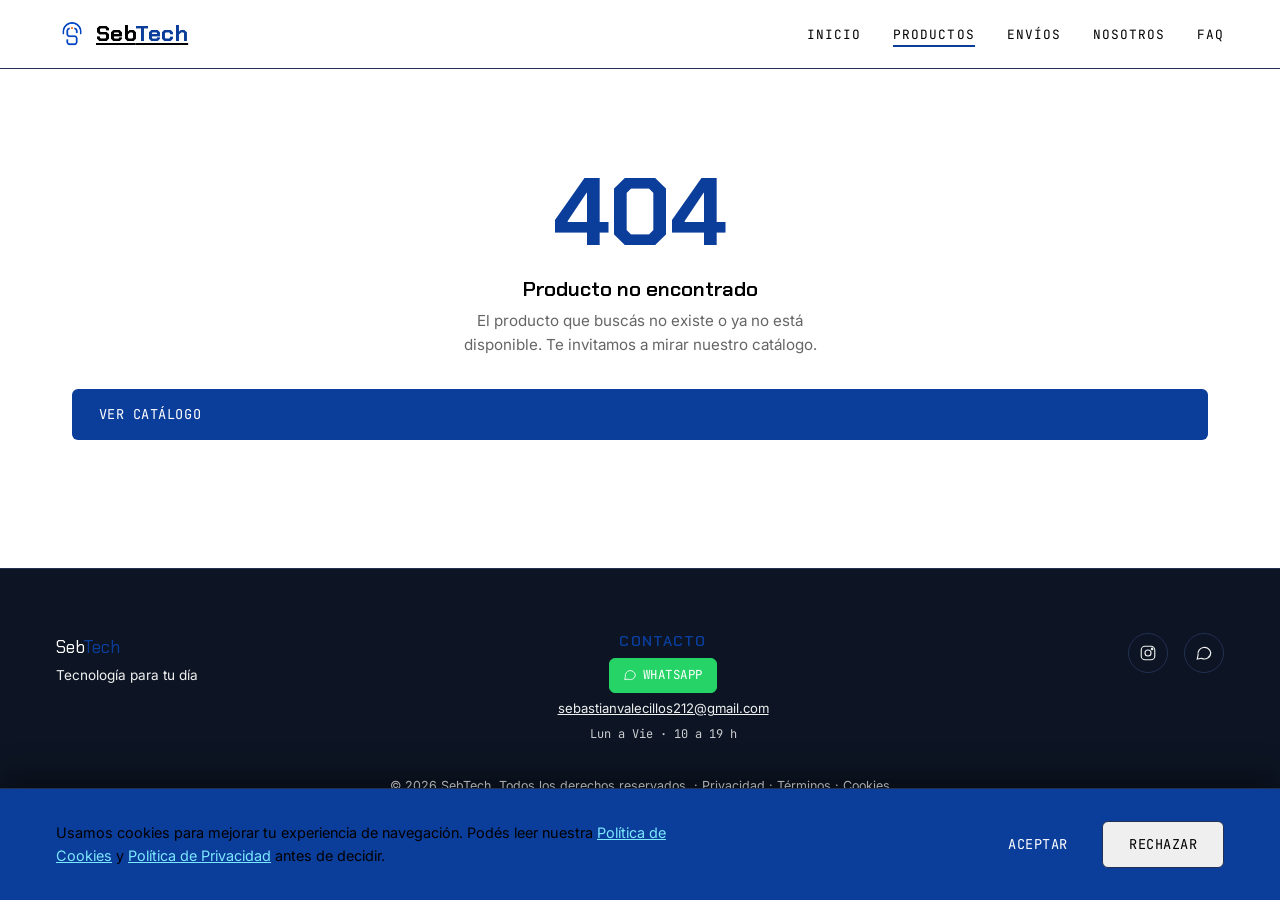
<file: pages/producto.html>
<!DOCTYPE html>
<html lang="es">
<head>
  <meta charset="UTF-8">
  <meta name="viewport" content="width=device-width, initial-scale=1.0">
  <title>Producto | SebTech</title>
  <meta name="description" content="Detalle del producto en SebTech">
  <link rel="icon" type="image/png" href="../img/LogoSebtechMinimalita.png">
  <meta property="og:title" content="Producto | SebTech">
  <meta property="og:description" content="Detalle del producto en SebTech">
  <meta property="og:type" content="website">
  <meta property="og:image" content="../img/LogoSebtechMinimalita.png">
  <link rel="stylesheet" href="../css/main.css">
  <link href="https://unpkg.com/aos@2.3.4/dist/aos.css" rel="stylesheet">
  <link rel="preconnect" href="https://fonts.googleapis.com">
  <link rel="preconnect" href="https://fonts.gstatic.com" crossorigin>
  <link href="https://fonts.googleapis.com/css2?family=Chakra+Petch:wght@500;600;700&family=Inter:wght@400;500;600&family=JetBrains+Mono:wght@500&display=swap" rel="stylesheet">
</head>
<body>

  <header class="header">
    <div class="header__inner">
      <a href="../index.html" class="header__logo"><img src="../img/LogoSebtechMinimalita.png" alt="Logo SebTech" class="header__logo-img"><span>Seb<span class="header__logo-accent">Tech</span></span></a>
      <button class="header__toggle" aria-label="Abrir menú" aria-expanded="false">☰</button>
      <nav class="header__nav" aria-label="Navegación principal">
        <ul>
          <li><a href="../index.html">Inicio</a></li>
          <li><a href="productos.html" aria-current="page">Productos</a></li>
          <li><a href="envios.html">Envíos</a></li>
          <li><a href="nosotros.html">Nosotros</a></li>
          <li><a href="faq.html">FAQ</a></li>
        </ul>
      </nav>
    </div>
  </header>

  <main>
    <div class="producto-detail" id="producto-contenido">
      <p class="producto-detail__loading">Cargando producto...</p>
    </div>

    <section class="relacionados" id="producto-relacionados" aria-labelledby="relacionados-title" hidden>
      <div class="relacionados__inner">
        <span class="relacionados__eyebrow">También podrías buscar</span>
        <h2 class="relacionados__title" id="relacionados-title">Productos relacionados</h2>
        <div class="relacionados__grid" id="relacionados-grid"></div>
      </div>
    </section>
  </main>

  <footer class="footer">
    <div class="footer__inner">
      <div>
        <p class="footer__brand">Seb<span class="header__logo-accent">Tech</span></p>
        <p class="footer__tagline">Tecnología para tu día</p>
      </div>
      <div class="footer__contacto">
        <h3 class="footer__contacto-title">Contacto</h3>
        <div class="footer__contacto-fila">
          <a href="https://wa.me/message/NDPQOF3UHLIQF1" class="footer__wa" target="_blank" rel="noopener">
            <svg viewBox="0 0 24 24" fill="none" stroke="currentColor" stroke-width="1.5"><path d="M21 11.5a8.5 8.5 0 01-12.4 7.5L3 20l1.1-5.4A8.5 8.5 0 1121 11.5z"/></svg>
            WhatsApp
          </a>
          <a href="mailto:sebastianvalecillos212@gmail.com" class="footer__contacto-link">sebastianvalecillos212@gmail.com</a>
          <p class="footer__horario">Lun a Vie · 10 a 19 h</p>
        </div>
      </div>

      <div class="footer__social">
        <a href="https://instagram.com/sebtech.ar" target="_blank" rel="noopener" aria-label="Instagram de SebTech">
          <svg viewBox="0 0 24 24" fill="none" stroke="currentColor" stroke-width="1.5"><rect x="3" y="3" width="18" height="18" rx="5"/><circle cx="12" cy="12" r="4"/><circle cx="17.5" cy="6.5" r="1"/></svg>
        </a>
        <a href="https://wa.me/message/NDPQOF3UHLIQF1" target="_blank" rel="noopener" aria-label="WhatsApp de SebTech">
          <svg viewBox="0 0 24 24" fill="none" stroke="currentColor" stroke-width="1.5"><path d="M21 11.5a8.5 8.5 0 01-12.4 7.5L3 20l1.1-5.4A8.5 8.5 0 1121 11.5z"/></svg>
        </a>
      </div>
    </div>
    <p class="footer__legal">© 2026 SebTech. Todos los derechos reservados. · <a href="privacy.html">Privacidad</a> · <a href="terms.html">Términos</a> · <a href="cookies.html">Cookies</a></p>
  </footer>

  <div class="cookie-banner" id="cookie-banner" role="dialog" aria-live="polite">
    <div class="cookie-banner__inner">
      <p class="cookie-banner__text">Usamos cookies para mejorar tu experiencia de navegación. Podés leer nuestra <a href="cookies.html">Política de Cookies</a> y <a href="privacy.html">Política de Privacidad</a> antes de decidir.</p>
      <div class="cookie-banner__acciones">
        <button type="button" class="btn btn--primary" data-cookie="aceptar">Aceptar</button>
        <button type="button" class="btn btn--ghost" data-cookie="rechazar">Rechazar</button>
      </div>
    </div>
  </div>

  <script src="../js/products.js"></script>
  <script src="../js/main.js"></script>
  <script src="../js/cookies.js"></script>
  <script>
    document.addEventListener('DOMContentLoaded', function() {
      var params = new URLSearchParams(window.location.search);
      var id = params.get('id');
      var contenedor = document.getElementById('producto-contenido');

      var producto = id ? obtenerProductoPorId(id) : null;

      if (!producto) {
        contenedor.innerHTML =
          '<div class="producto-detail__notfound">' +
            '<p class="producto-detail__notfound-code">404</p>' +
            '<h1 class="producto-detail__notfound-title">Producto no encontrado</h1>' +
            '<p class="producto-detail__notfound-text">El producto que buscás no existe o ya no está disponible. Te invitamos a mirar nuestro catálogo.</p>' +
            '<div class="producto-detail__actions">' +
              '<a href="productos.html" class="btn btn--primary">Ver catálogo</a>' +
            '</div>' +
          '</div>';
        return;
      }

      document.title = producto.nombre + ' | SebTech';

      var specsHtml = '';
      if (producto.especificaciones && producto.especificaciones.length > 0) {
        specsHtml = '<ul class="producto-detail__specs">';
        for (var i = 0; i < producto.especificaciones.length; i++) {
          specsHtml += '<li>' + producto.especificaciones[i] + '</li>';
        }
        specsHtml += '</ul>';
      }

      var images = (producto.imagenes && producto.imagenes.length > 0) ? producto.imagenes.map(rutaImg) : [obtenerImagenPrincipal(producto)];
      var imgPrincipal = images[0];

      var thumbsHtml = '';
      if (images.length > 1) {
        thumbsHtml = '<div class="producto-detail__thumbs">';
        for (var t = 0; t < images.length; t++) {
          thumbsHtml += '<button type="button" class="producto-detail__thumb" data-img="' + images[t] + '" aria-label="Ver imagen ' + (t+1) + '">' +
            '<img src="' + images[t] + '" alt="' + producto.nombre + ' imagen ' + (t+1) + '">' +
          '</button>';
        }
        thumbsHtml += '</div>';
      }

      var esSinStock = estaSinStock(producto);

      // Aviso de stock disponible
      var stockHtml;
      if (esSinStock) {
        stockHtml = '<p class="producto-detail__stock producto-detail__stock--sin">Sin stock</p>';
      } else {
        stockHtml = '<p class="producto-detail__stock producto-detail__stock--con">Stock disponible: ' + producto.stock + ' unidades</p>';
      }

      var accionesHtml =
        '<div class="producto-detail__actions">' +
          '<a href="https://wa.me/message/NDPQOF3UHLIQF1?text=' + encodeURIComponent((esSinStock ?
            'Hola! Quiero consultar cuándo va a estar disponible el ' + producto.nombre :
            'Hola! Quiero consultar por el ' + producto.nombre)) + '" class="btn btn--primary" target="_blank" rel="noopener">' +
          (esSinStock ? 'Preguntar por disponibilidad' : 'Consultar por WhatsApp') +
          '</a>' +
        '</div>';

      var disponibilidadHtml = esSinStock
        ? '<p class="producto-detail__sin-stock">Este producto se encuentra <strong>sin stock</strong> en este momento. Contactanos por WhatsApp para consultar cuándo va a estar disponible.</p>'
        : '';

      contenedor.innerHTML =
        '<nav class="breadcrumb" aria-label="Ruta de navegación">' +
          '<a href="../index.html">Inicio</a>' +
          '<span class="breadcrumb__sep">/</span>' +
          '<a href="productos.html">Productos</a>' +
          '<span class="breadcrumb__sep">/</span>' +
          '<span class="breadcrumb__current">' + producto.nombre + '</span>' +
        '</nav>' +
        '<div class="producto-detail__grid">' +
          '<div class="producto-detail__gallery">' +
            '<img src="' + imgPrincipal + '" alt="' + producto.nombre + '" class="producto-detail__img" id="producto-img-principal">' +
            thumbsHtml +
          '</div>' +
          '<div class="producto-detail__info">' +
            '<span class="producto-detail__category">' + producto.categoria + '</span>' +
            '<h1 class="producto-detail__title">' + producto.nombre + '</h1>' +
            '<p class="producto-detail__price">' + formatearPrecio(producto.precio) + '</p>' +
            stockHtml +
            '<p class="producto-detail__desc">' + producto.descripcion + '</p>' +
            (specsHtml ? '<div class="producto-detail__specs-section"><h3>Especificaciones</h3>' + specsHtml + '</div>' : '') +
            disponibilidadHtml +
            accionesHtml +
            '<div class="producto-detail__share">' +
              '<p class="producto-detail__share-label">Compartir</p>' +
              '<div class="producto-detail__share-buttons">' +
                '<a href="#" class="producto-detail__share-btn" id="btn-share-wa" target="_blank" rel="noopener">' +
                  '<svg viewBox="0 0 24 24" fill="none" stroke="currentColor" stroke-width="1.5"><path d="M21 11.5a8.5 8.5 0 01-12.4 7.5L3 20l1.1-5.4A8.5 8.5 0 1121 11.5z"/></svg>WhatsApp</a>' +
                '<button type="button" class="producto-detail__share-btn" id="btn-share-copiar">' +
                  '<svg viewBox="0 0 24 24" fill="none" stroke="currentColor" stroke-width="1.5"><rect x="9" y="9" width="11" height="11" rx="2"/><path d="M5 15V5a2 2 0 012-2h10"/></svg>Copiar enlace</button>' +
              '</div>' +
            '</div>' +
          '</div>' +
        '</div>';

      var imgPrincipalEl = document.getElementById('producto-img-principal');
      var thumbs = document.querySelectorAll('.producto-detail__thumb');
      for (var th = 0; th < thumbs.length; th++) {
        (function(btn) {
          btn.addEventListener('click', function() {
            imgPrincipalEl.src = btn.getAttribute('data-img');
            var activos = document.querySelectorAll('.producto-detail__thumb.is-active');
            for (var a = 0; a < activos.length; a++) { activos[a].classList.remove('is-active'); }
            btn.classList.add('is-active');
          });
        })(thumbs[th]);
      }

      if (thumbs.length > 0) {
        thumbs[0].classList.add('is-active');
      }

      var urlCompleta = window.location.href;
      var textoCompartido = "Mirá este producto en SebTech: " + producto.nombre;

      var btnWa = document.getElementById('btn-share-wa');
      if (btnWa) {
        btnWa.href = 'https://wa.me/?text=' + encodeURIComponent(textoCompartido + ' ' + urlCompleta);
      }

      var btnCopiar = document.getElementById('btn-share-copiar');
      if (btnCopiar) {
        btnCopiar.addEventListener('click', function() {
          function copiarFallback() {
            var texto = document.createElement('textarea');
            texto.value = urlCompleta;
            document.body.appendChild(texto);
            texto.select();
            try { document.execCommand('copy'); } catch (e) {}
            document.body.removeChild(texto);
            mostrarCopiado();
          }
          if (navigator.clipboard && navigator.clipboard.writeText) {
            navigator.clipboard.writeText(urlCompleta).then(function() {
              mostrarCopiado();
            }).catch(copiarFallback);
          } else {
            copiarFallback();
          }
        });
        function mostrarCopiado() {
          var textoOriginal = btnCopiar.innerHTML;
          btnCopiar.innerHTML = '✓ Enlace copiado';
          setTimeout(function() { btnCopiar.innerHTML = textoOriginal; }, 2000);
        }
      }

      // ===== Productos relacionados (misma categoría) =====
      var seccionRelacionados = document.getElementById('producto-relacionados');
      if (seccionRelacionados) {
        var relacionados = productos.filter(function(p) {
          return p.categoria === producto.categoria && p.id !== producto.id && !estaSinStock(p);
        });

        if (relacionados.length > 0) {
          var gridRelacionados = document.getElementById('relacionados-grid');
          var htmlRelacionados = '';
          for (var r = 0; r < relacionados.length; r++) {
            var rel = relacionados[r];
            htmlRelacionados += '<a href="producto.html?id=' + rel.id + '" class="card-producto card-producto--mini">';
            htmlRelacionados += '<div class="card-producto__media">';
            htmlRelacionados += '<img src="' + obtenerImagenPrincipal(rel) + '" alt="' + rel.nombre + '">';
            htmlRelacionados += '</div>';
            htmlRelacionados += '<div class="card-producto__body">';
            htmlRelacionados += '<h3 class="card-producto__title">' + rel.nombre + '</h3>';
            htmlRelacionados += '<p class="card-producto__desc">' + rel.descripcion + '</p>';
            htmlRelacionados += '<div class="card-producto__footer">';
            htmlRelacionados += '<span class="card-producto__price">' + formatearPrecio(rel.precio) + '</span>';
            htmlRelacionados += '<span class="card-producto__cta">Ver</span>';
            htmlRelacionados += '</div>';
            htmlRelacionados += '</div>';
            htmlRelacionados += '</a>';
          }
          gridRelacionados.innerHTML = htmlRelacionados;
          seccionRelacionados.hidden = false;
        }
      }
    });
  </script>

  <script src="https://unpkg.com/aos@2.3.4/dist/aos.js"></script>
  <script src="../js/aos-config.js"></script>
</body>
</html>
</file>
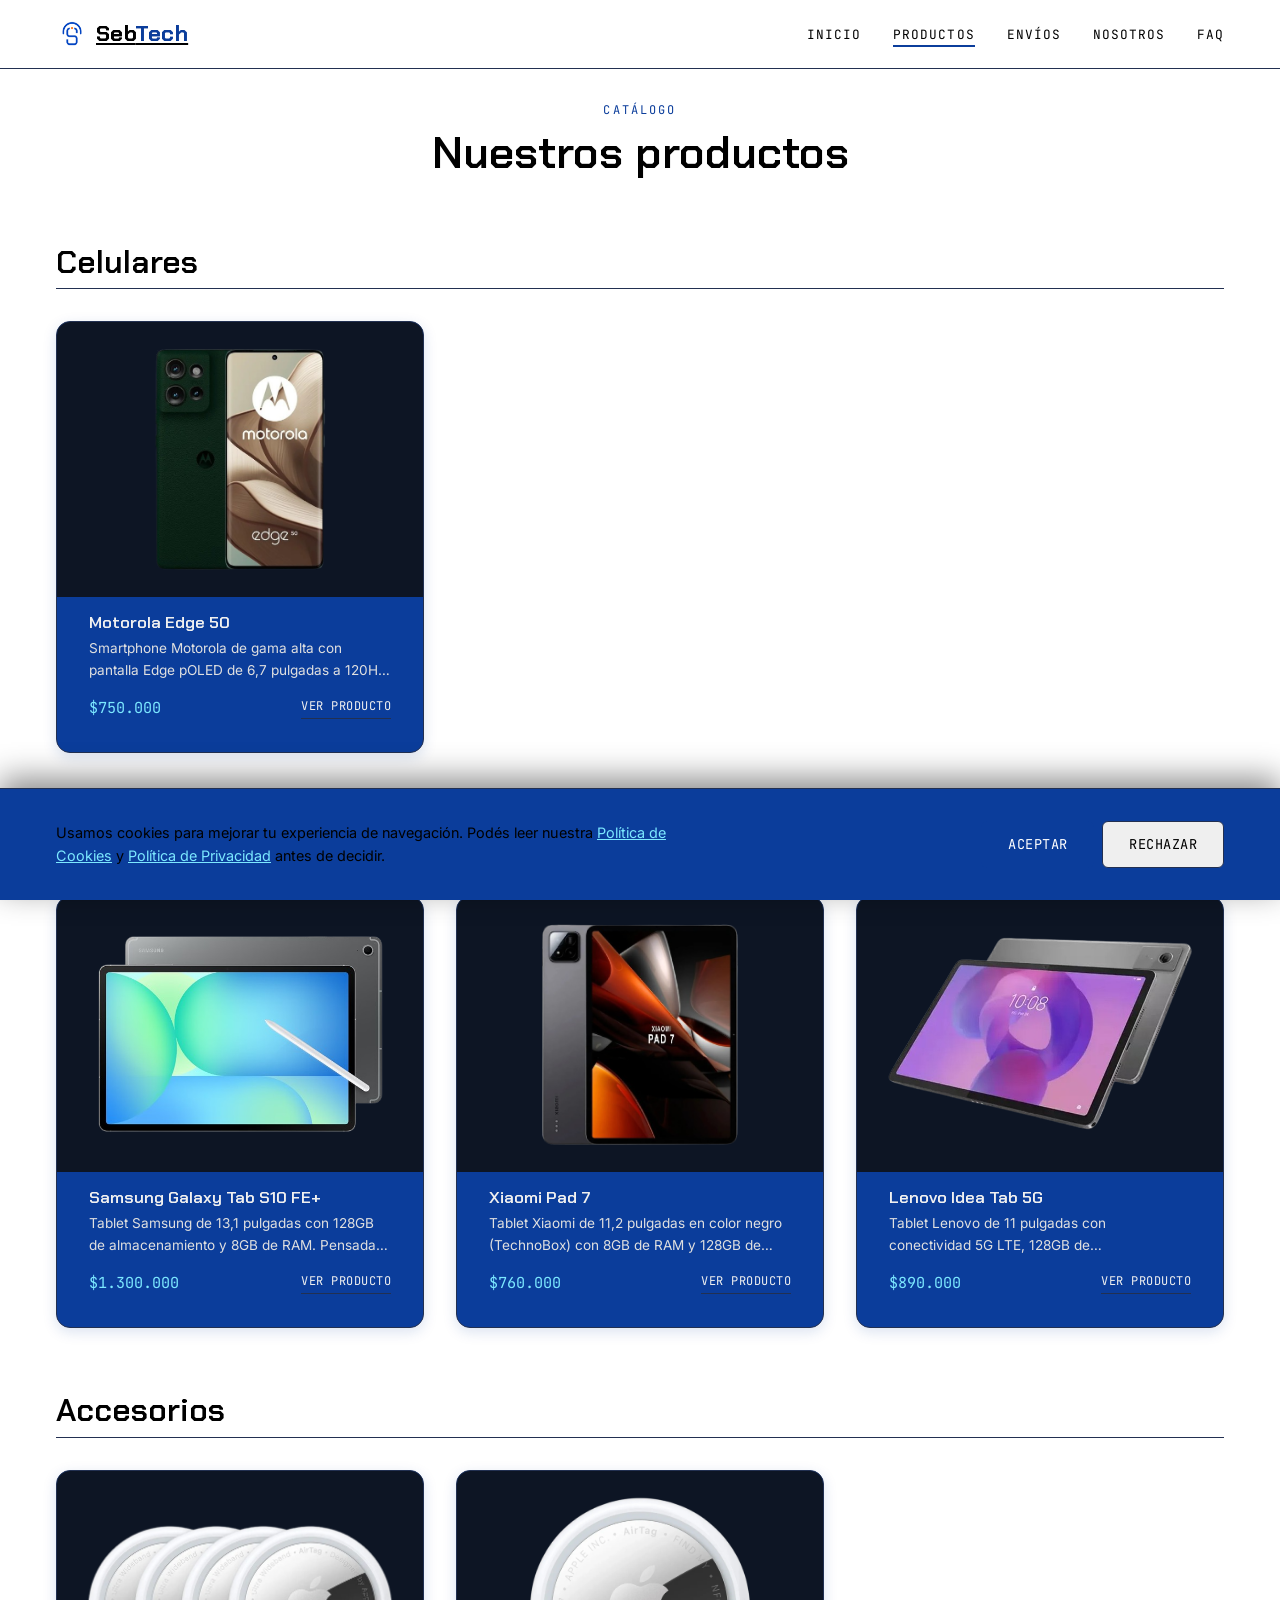
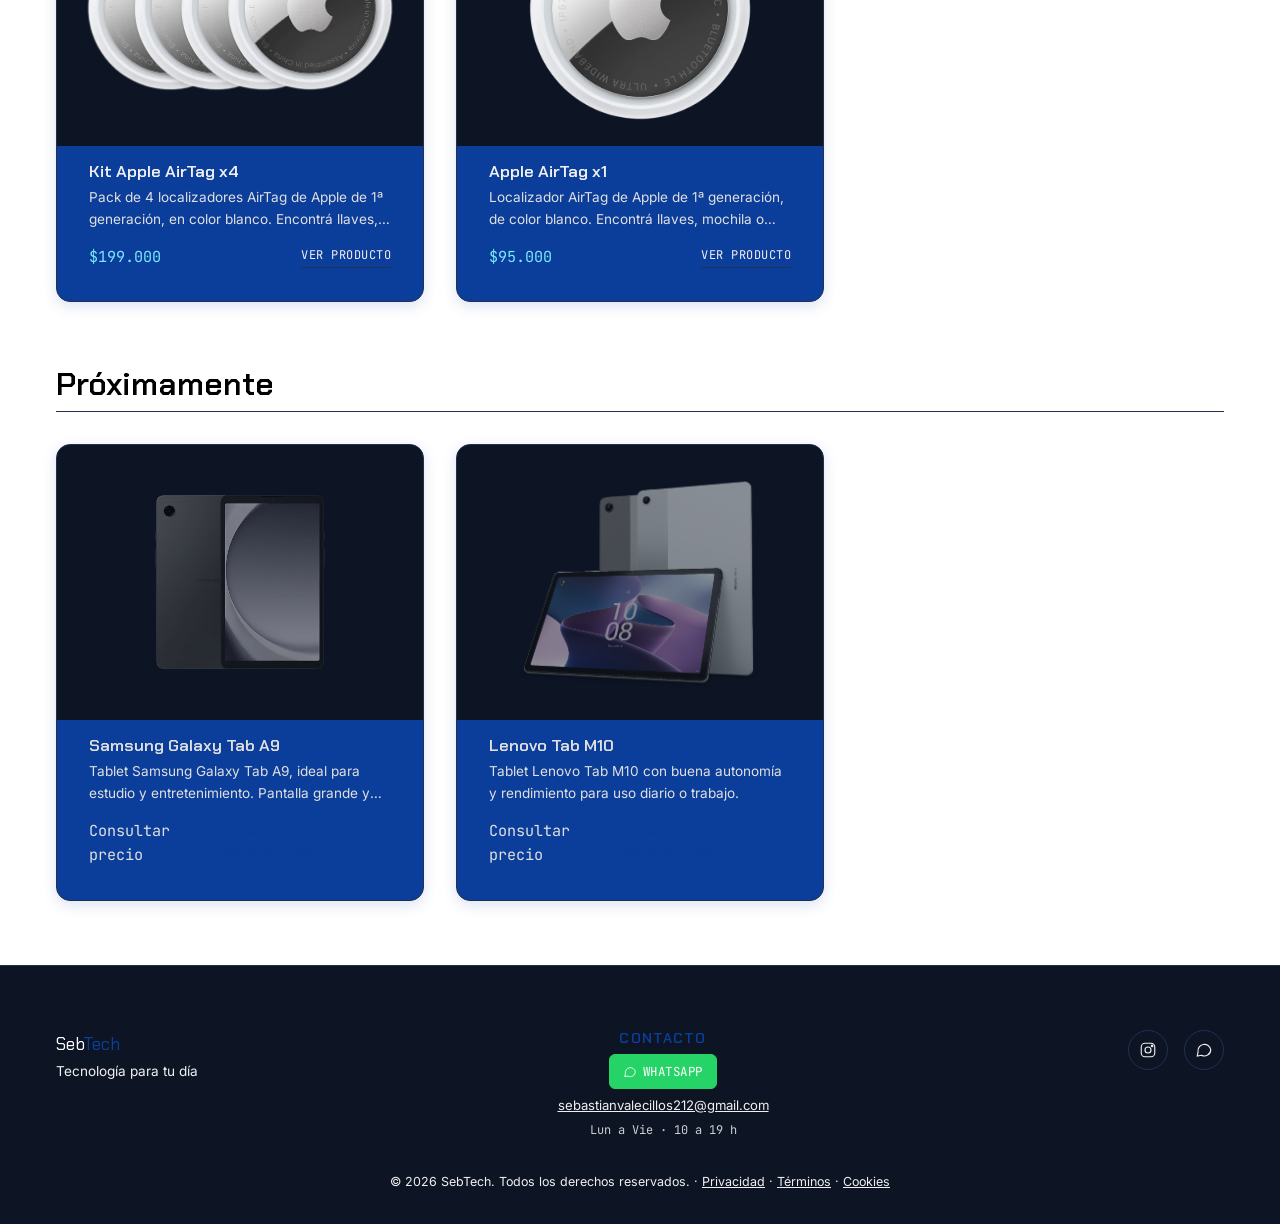
<file: pages/productos.html>
<!DOCTYPE html>
<html lang="es">
<head>
    <meta charset="UTF-8">
    <meta name="viewport" content="width=device-width, initial-scale=1.0">
    <title>Catálogo de Productos | SebTech</title>
    <meta name="description" content="Explora nuestro catálogo de productos: celulares, tablets y accesorios de calidad. Envios a todo CABA">
    <link rel="icon" type="image/png" href="../img/LogoSebtechMinimalita.png">
    <meta property="og:title" content="Catálogo de Productos | SebTech">
    <meta property="og:description" content="Explora nuestro catálogo de productos: celulares, tablets y accesorios de calidad. Envios a todo CABA">
    <meta property="og:type" content="website">
    <meta property="og:image" content="../img/LogoSebtechMinimalita.png">
    <link rel="stylesheet" href="../css/main.css">
    <link href="https://unpkg.com/aos@2.3.4/dist/aos.css" rel="stylesheet">

    <!-- Fuentes -->
  <link rel="preconnect" href="https://fonts.googleapis.com">
  <link rel="preconnect" href="https://fonts.gstatic.com" crossorigin>
  <link href="https://fonts.googleapis.com/css2?family=Chakra+Petch:wght@500;600;700&family=Inter:wght@400;500;600&family=JetBrains+Mono:wght@500&display=swap" rel="stylesheet">

</head>
<body>
    <header class="header">
    <div class="header__inner">
      <a href="../index.html" class="header__logo"><img src="../img/LogoSebtechMinimalita.png" alt="Logo SebTech" class="header__logo-img"><span>Seb<span class="header__logo-accent">Tech</span></span></a>

      <button class="header__toggle" aria-label="Abrir menú" aria-expanded="false">☰</button>

      <nav class="header__nav" aria-label="Navegación principal">
        <ul>
          <li><a href="../index.html" >Inicio</a></li>
          <li><a href="productos.html" aria-current="page">Productos</a></li>
          <li><a href="envios.html">Envíos</a></li>
          <li><a href="nosotros.html">Nosotros</a></li>
          <li><a href="faq.html">FAQ</a></li>
        </ul>
      </nav>
    </div>
  </header>
  
  <main>
    <div class="pagina-header">
      <span class="pagina-header__eyebrow">Catálogo</span>
      <h1 class="pagina-header__title">Nuestros productos</h1>
    </div>

    <div id="catalogo-container"></div>
  </main>

  <footer class="footer">
    <div class="footer__inner">
      <div>
        <p class="footer__brand">Seb<span class="header__logo-accent">Tech</span></p>
        <p class="footer__tagline">Tecnología para tu día</p>
      </div>

      <div class="footer__contacto">
        <h3 class="footer__contacto-title">Contacto</h3>
        <div class="footer__contacto-fila">
          <a href="https://wa.me/message/NDPQOF3UHLIQF1" class="footer__wa" target="_blank" rel="noopener">
            <svg viewBox="0 0 24 24" fill="none" stroke="currentColor" stroke-width="1.5"><path d="M21 11.5a8.5 8.5 0 01-12.4 7.5L3 20l1.1-5.4A8.5 8.5 0 1121 11.5z"/></svg>
            WhatsApp
          </a>
          <a href="mailto:sebastianvalecillos212@gmail.com" class="footer__contacto-link">sebastianvalecillos212@gmail.com</a>
          <p class="footer__horario">Lun a Vie · 10 a 19 h</p>
        </div>
      </div>

      <div class="footer__social">
        <a href="https://instagram.com/sebtech.ar" target="_blank" rel="noopener" aria-label="Instagram de SebTech">
          <svg viewBox="0 0 24 24" fill="none" stroke="currentColor" stroke-width="1.5"><rect x="3" y="3" width="18" height="18" rx="5"/><circle cx="12" cy="12" r="4"/><circle cx="17.5" cy="6.5" r="1"/></svg>
        </a>
        <a href="https://wa.me/message/NDPQOF3UHLIQF1" target="_blank" rel="noopener" aria-label="WhatsApp de SebTech">
          <svg viewBox="0 0 24 24" fill="none" stroke="currentColor" stroke-width="1.5"><path d="M21 11.5a8.5 8.5 0 01-12.4 7.5L3 20l1.1-5.4A8.5 8.5 0 1121 11.5z"/></svg>
        </a>
      </div>
    </div>
    <p class="footer__legal">© 2026 SebTech. Todos los derechos reservados. · <a href="privacy.html">Privacidad</a> · <a href="terms.html">Términos</a> · <a href="cookies.html">Cookies</a></p>
  </footer>

  <div class="cookie-banner" id="cookie-banner" role="dialog" aria-live="polite">
    <div class="cookie-banner__inner">
      <p class="cookie-banner__text">Usamos cookies para mejorar tu experiencia de navegación. Podés leer nuestra <a href="cookies.html">Política de Cookies</a> y <a href="privacy.html">Política de Privacidad</a> antes de decidir.</p>
      <div class="cookie-banner__acciones">
        <button type="button" class="btn btn--primary" data-cookie="aceptar">Aceptar</button>
        <button type="button" class="btn btn--ghost" data-cookie="rechazar">Rechazar</button>
      </div>
    </div>
  </div>

  <script src="../js/products.js"></script>
  <script src="../js/main.js"></script>
  <script src="../js/cookies.js"></script>
  <script>
    document.addEventListener('DOMContentLoaded', function() {
      var container = document.getElementById("catalogo-container");

      var productosConStock = productos.filter(function(p) {
        return !estaSinStock(p);
      });

      var productosSinStock = productos.filter(function(p) {
        return estaSinStock(p);
      });

      var html = "";

      // Detectar categorías dinámicamente (en el orden de definición de productos)
      var ordenCategorias = ["celulares", "tablets", "auriculares", "accesorios"];
      var categorias = [];
      for (var oc = 0; oc < ordenCategorias.length; oc++) {
        if (productos.some(function(p) { return p.categoria === ordenCategorias[oc]; })) {
          categorias.push(ordenCategorias[oc]);
        }
      }

      for (var c = 0; c < categorias.length; c++) {
        var cat = categorias[c];
        var productosCat = productosConStock.filter(function(p) {
          return p.categoria === cat;
        });

        if (productosCat.length === 0) continue;

        var tituloCat = cat.charAt(0).toUpperCase() + cat.slice(1);

        html += '<section class="categoria-seccion" id="' + cat + '" aria-labelledby="' + cat + '-title">';
        html += '<h2 class="categoria-seccion__title" id="' + cat + '-title">' + tituloCat + '</h2>';
        html += '<div class="categoria-seccion__grid">';

        for (var p = 0; p < productosCat.length; p++) {
          var prod = productosCat[p];
          html += '<a href="producto.html?id=' + prod.id + '" class="card-producto">';
          html += '<div class="card-producto__media">';
          html += '<img src="' + obtenerImagenPrincipal(prod) + '" alt="' + prod.nombre + '">';
          html += '</div>';
          html += '<div class="card-producto__body">';
          html += '<h3 class="card-producto__title">' + prod.nombre + '</h3>';
          html += '<p class="card-producto__desc">' + prod.descripcion + '</p>';
          html += '<div class="card-producto__footer">';
          html += '<span class="card-producto__price">' + formatearPrecio(prod.precio) + '</span>';
          html += '<span class="card-producto__cta">Ver producto</span>';
          html += '</div>';
          html += '</div>';
          html += '</a>';
        }

        html += '</div>';
        html += '</section>';
      }

      if (productosSinStock.length > 0) {
        html += '<section class="categoria-seccion sin-stock" id="sin-stock" aria-labelledby="sin-stock-title">';
        html += '<h2 class="categoria-seccion__title" id="sin-stock-title">Próximamente</h2>';
        html += '<div class="categoria-seccion__grid">';

        for (var p = 0; p < productosSinStock.length; p++) {
          var prod = productosSinStock[p];
          html += '<a href="producto.html?id=' + prod.id + '" class="card-producto sin-stock">';
          html += '<div class="card-producto__media">';
          html += '<img src="' + obtenerImagenPrincipal(prod) + '" alt="' + prod.nombre + '">';
          html += '</div>';
          html += '<div class="card-producto__body">';
          html += '<h3 class="card-producto__title">' + prod.nombre + '</h3>';
          html += '<p class="card-producto__desc">' + prod.descripcion + '</p>';
          html += '<div class="card-producto__footer">';
          html += '<span class="card-producto__price">' + formatearPrecio(prod.precio) + '</span>';
          html += '<span class="card-producto__cta">Preguntar por disponibilidad</span>';
          html += '</div>';
          html += '</div>';
          html += '</a>';
        }

        html += '</div>';
        html += '</section>';
      }

      container.innerHTML = html;
    });
  </script>

  <script src="https://unpkg.com/aos@2.3.4/dist/aos.js"></script>
  <script src="../js/aos-config.js"></script>
</body>
</html>
</file>
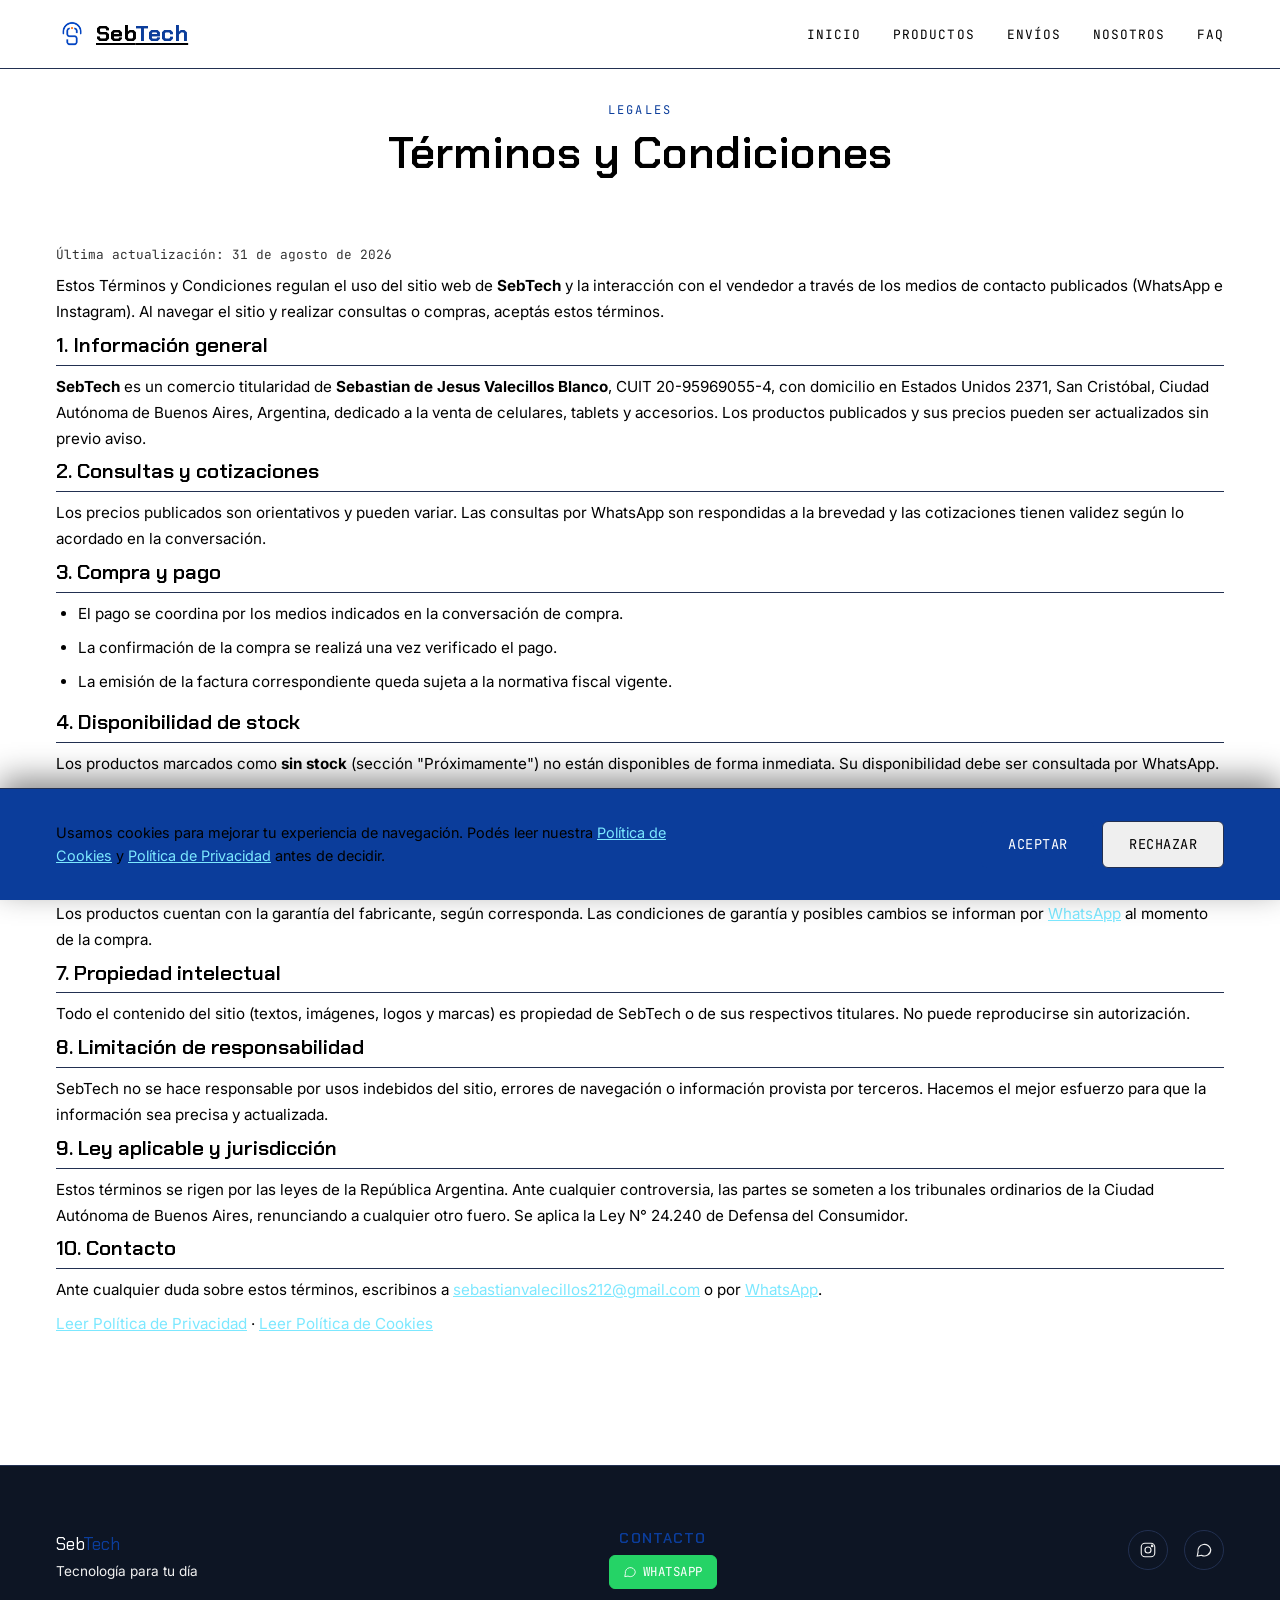
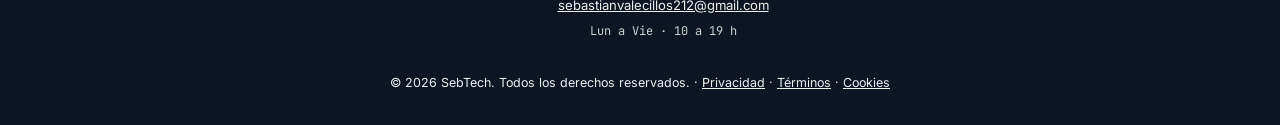
<file: pages/terms.html>
<!DOCTYPE html>
<html lang="es">
<head>
  <meta charset="UTF-8">
  <meta name="viewport" content="width=device-width, initial-scale=1.0">
  <title>Términos y Condiciones | SebTech</title>
  <meta name="description" content="Términos y condiciones de uso del sitio y de compra en SebTech.">
  <link rel="icon" type="image/png" href="../img/LogoSebtechMinimalita.png">
  <meta property="og:title" content="Términos y Condiciones | SebTech">
  <meta property="og:description" content="Términos y condiciones de uso del sitio y de compra en SebTech.">
  <meta property="og:type" content="website">
  <meta property="og:image" content="../img/LogoSebtechMinimalita.png">
  <link rel="stylesheet" href="../css/main.css">
  <link href="https://unpkg.com/aos@2.3.4/dist/aos.css" rel="stylesheet">

  <link rel="preconnect" href="https://fonts.googleapis.com">
  <link rel="preconnect" href="https://fonts.gstatic.com" crossorigin>
  <link href="https://fonts.googleapis.com/css2?family=Chakra+Petch:wght@500;600;700&family=Inter:wght@400;500;600&family=JetBrains+Mono:wght@500&display=swap" rel="stylesheet">
</head>
<body>
  <header class="header">
    <div class="header__inner">
      <a href="../index.html" class="header__logo"><img src="../img/LogoSebtechMinimalita.png" alt="Logo SebTech" class="header__logo-img"><span>Seb<span class="header__logo-accent">Tech</span></span></a>

      <button class="header__toggle" aria-label="Abrir menú" aria-expanded="false">☰</button>

      <nav class="header__nav" aria-label="Navegación principal">
        <ul>
          <li><a href="../index.html">Inicio</a></li>
          <li><a href="productos.html">Productos</a></li>
          <li><a href="envios.html">Envíos</a></li>
          <li><a href="nosotros.html">Nosotros</a></li>
          <li><a href="faq.html">FAQ</a></li>
        </ul>
      </nav>
    </div>
  </header>

  <main>
    <div class="pagina-header">
      <span class="pagina-header__eyebrow">Legales</span>
      <h1 class="pagina-header__title">Términos y Condiciones</h1>
    </div>

    <section class="legal__seccion">
      <div class="legal__bloque">
        <p class="legal__fecha">Última actualización: 31 de agosto de 2026</p>

        <p>Estos Términos y Condiciones regulan el uso del sitio web de <strong>SebTech</strong> y la interacción con el vendedor a través de los medios de contacto publicados (WhatsApp e Instagram). Al navegar el sitio y realizar consultas o compras, aceptás estos términos.</p>

        <h2>1. Información general</h2>
        <p><strong>SebTech</strong> es un comercio titularidad de <strong>Sebastian de Jesus Valecillos Blanco</strong>, CUIT 20-95969055-4, con domicilio en Estados Unidos 2371, San Cristóbal, Ciudad Autónoma de Buenos Aires, Argentina, dedicado a la venta de celulares, tablets y accesorios. Los productos publicados y sus precios pueden ser actualizados sin previo aviso.</p>

        <h2>2. Consultas y cotizaciones</h2>
        <p>Los precios publicados son orientativos y pueden variar. Las consultas por WhatsApp son respondidas a la brevedad y las cotizaciones tienen validez según lo acordado en la conversación.</p>

        <h2>3. Compra y pago</h2>
        <ul>
          <li>El pago se coordina por los medios indicados en la conversación de compra.</li>
          <li>La confirmación de la compra se realizá una vez verificado el pago.</li>
          <li>La emisión de la factura correspondiente queda sujeta a la normativa fiscal vigente.</li>
        </ul>

        <h2>4. Disponibilidad de stock</h2>
        <p>Los productos marcados como <strong>sin stock</strong> (sección "Próximamente") no están disponibles de forma inmediata. Su disponibilidad debe ser consultada por WhatsApp.</p>

        <h2>5. Envíos</h2>
        <p>Los plazos y costos de envío se informan en <a href="envios.html">nuestra página de Envíos</a> y se confirman al momento de la compra.</p>

        <h2>6. Garantía y cambios</h2>
        <p>Los productos cuentan con la garantía del fabricante, según corresponda. Las condiciones de garantía y posibles cambios se informan por <a href="https://wa.me/message/NDPQOF3UHLIQF1" target="_blank" rel="noopener">WhatsApp</a> al momento de la compra.</p>

        <h2>7. Propiedad intelectual</h2>
        <p>Todo el contenido del sitio (textos, imágenes, logos y marcas) es propiedad de SebTech o de sus respectivos titulares. No puede reproducirse sin autorización.</p>

        <h2>8. Limitación de responsabilidad</h2>
        <p>SebTech no se hace responsable por usos indebidos del sitio, errores de navegación o información provista por terceros. Hacemos el mejor esfuerzo para que la información sea precisa y actualizada.</p>

        <h2>9. Ley aplicable y jurisdicción</h2>
        <p>Estos términos se rigen por las leyes de la República Argentina. Ante cualquier controversia, las partes se someten a los tribunales ordinarios de la Ciudad Autónoma de Buenos Aires, renunciando a cualquier otro fuero. Se aplica la Ley N° 24.240 de Defensa del Consumidor.</p>

        <h2>10. Contacto</h2>
        <p>Ante cualquier duda sobre estos términos, escribinos a <a href="mailto:sebastianvalecillos212@gmail.com">sebastianvalecillos212@gmail.com</a> o por <a href="https://wa.me/message/NDPQOF3UHLIQF1" target="_blank" rel="noopener">WhatsApp</a>.</p>

        <p><a href="privacy.html">Leer Política de Privacidad</a> · <a href="cookies.html">Leer Política de Cookies</a></p>
      </div>
    </section>
  </main>

  <footer class="footer">
    <div class="footer__inner">
      <div>
        <p class="footer__brand">Seb<span class="header__logo-accent">Tech</span></p>
        <p class="footer__tagline">Tecnología para tu día</p>
      </div>

      <div class="footer__contacto">
        <h3 class="footer__contacto-title">Contacto</h3>
        <div class="footer__contacto-fila">
          <a href="https://wa.me/message/NDPQOF3UHLIQF1" class="footer__wa" target="_blank" rel="noopener">
            <svg viewBox="0 0 24 24" fill="none" stroke="currentColor" stroke-width="1.5"><path d="M21 11.5a8.5 8.5 0 01-12.4 7.5L3 20l1.1-5.4A8.5 8.5 0 1121 11.5z"/></svg>
            WhatsApp
          </a>
          <a href="mailto:sebastianvalecillos212@gmail.com" class="footer__contacto-link">sebastianvalecillos212@gmail.com</a>
          <p class="footer__horario">Lun a Vie · 10 a 19 h</p>
        </div>
      </div>

      <div class="footer__social">
        <a href="https://instagram.com/sebtech.ar" target="_blank" rel="noopener" aria-label="Instagram de SebTech">
          <svg viewBox="0 0 24 24" fill="none" stroke="currentColor" stroke-width="1.5"><rect x="3" y="3" width="18" height="18" rx="5"/><circle cx="12" cy="12" r="4"/><circle cx="17.5" cy="6.5" r="1"/></svg>
        </a>
        <a href="https://wa.me/message/NDPQOF3UHLIQF1" target="_blank" rel="noopener" aria-label="WhatsApp de SebTech">
          <svg viewBox="0 0 24 24" fill="none" stroke="currentColor" stroke-width="1.5"><path d="M21 11.5a8.5 8.5 0 01-12.4 7.5L3 20l1.1-5.4A8.5 8.5 0 1121 11.5z"/></svg>
        </a>
      </div>
    </div>
    <p class="footer__legal">© 2026 SebTech. Todos los derechos reservados. · <a href="privacy.html">Privacidad</a> · <a href="terms.html">Términos</a> · <a href="cookies.html">Cookies</a></p>
  </footer>

  <div class="cookie-banner" id="cookie-banner" role="dialog" aria-live="polite">
    <div class="cookie-banner__inner">
      <p class="cookie-banner__text">Usamos cookies para mejorar tu experiencia de navegación. Podés leer nuestra <a href="cookies.html">Política de Cookies</a> y <a href="privacy.html">Política de Privacidad</a> antes de decidir.</p>
      <div class="cookie-banner__acciones">
        <button type="button" class="btn btn--primary" data-cookie="aceptar">Aceptar</button>
        <button type="button" class="btn btn--ghost" data-cookie="rechazar">Rechazar</button>
      </div>
    </div>
  </div>

  <script src="../js/main.js"></script>
  <script src="../js/cookies.js"></script>
</body>
</html>
</file>
<file: css/main.css>
@charset "UTF-8";
.legal__seccion, .cookie-banner__inner, .faq, .contacto, .valores, .nosotros, .envios, .relacionados, .producto-detail, .categoria-seccion, .pagina-header, .footer__legal, .footer__inner, .destacados, .categorias, .hero, .header__inner, .container {
  width: 100%;
  max-width: 1200px;
  margin-inline: auto;
  padding-inline: 1rem;
}

.relacionados__eyebrow, .pagina-header__eyebrow, .destacados__eyebrow, .categorias__eyebrow, .hero__eyebrow {
  font-family: "JetBrains Mono", monospace;
  font-size: 0.75rem;
  letter-spacing: 0.18em;
  text-transform: uppercase;
  color: #0b3d9b;
}

.legal__seccion, .cookie-banner__inner, .faq, .contacto, .valores, .nosotros, .envios, .relacionados, .producto-detail, .categoria-seccion, .pagina-header, .footer__legal, .footer__inner, .destacados, .categorias, .hero, .header__inner, .container {
  width: 100%;
  max-width: 1200px;
  margin-inline: auto;
  padding-inline: 1rem;
}

.relacionados__eyebrow, .pagina-header__eyebrow, .destacados__eyebrow, .categorias__eyebrow, .hero__eyebrow {
  font-family: "JetBrains Mono", monospace;
  font-size: 0.75rem;
  letter-spacing: 0.18em;
  text-transform: uppercase;
  color: #0b3d9b;
}

* {
  margin: 0;
  padding: 0;
  box-sizing: border-box;
}

html {
  scroll-behavior: smooth;
  overflow-x: hidden;
}

body {
  background-color: #ffffff;
  color: #000000;
  font-family: "Inter", sans-serif;
  line-height: 1.6;
  overflow-x: hidden;
  width: 100%;
}

img {
  max-width: 100%;
  display: block;
}

a {
  color: inherit;
}

ul {
  list-style: none;
}

h1, h2, h3 {
  font-family: "Chakra Petch", sans-serif;
  font-weight: 600;
  line-height: 1.15;
}

.btn {
  display: inline-flex;
  align-items: center;
  gap: 0.5rem;
  padding: 0.85rem 1.6rem;
  border-radius: 6px;
  font-family: "JetBrains Mono", monospace;
  font-size: 0.85rem;
  letter-spacing: 0.04em;
  text-transform: uppercase;
  text-decoration: none;
  border: 1px solid transparent;
  cursor: pointer;
  position: relative;
  overflow: hidden;
  transition: transform 0.2s ease, box-shadow 0.2s ease, background 0.2s ease;
}
.btn::after {
  content: "";
  position: absolute;
  top: 0;
  left: -100%;
  width: 100%;
  height: 100%;
  background: linear-gradient(90deg, transparent, rgba(255, 255, 255, 0.25), transparent);
  transition: left 0.5s ease;
}
.btn:hover::after {
  left: 100%;
}
.btn:hover {
  transform: translateY(-2px);
}
.btn:active {
  transform: translateY(0) scale(0.97);
}
.btn--primary {
  background: #0b3d9b;
  color: #ffffff;
}
.btn--primary:hover {
  background: #7ce8ff;
  color: #0b3d9b;
  box-shadow: 0 0 24px rgba(11, 61, 155, 0.45);
}
.btn--ghost {
  border-color: #223051;
  color: #000000;
}
.btn--ghost:hover {
  border-color: #0b3d9b;
  color: #0b3d9b;
}

@media (prefers-reduced-motion: reduce) {
  * {
    animation: none !important;
    transition: none !important;
  }
}
.legal__seccion, .cookie-banner__inner, .faq, .contacto, .valores, .nosotros, .envios, .relacionados, .producto-detail, .categoria-seccion, .pagina-header, .footer__legal, .footer__inner, .destacados, .categorias, .hero, .header__inner, .container {
  width: 100%;
  max-width: 1200px;
  margin-inline: auto;
  padding-inline: 1rem;
}

.relacionados__eyebrow, .pagina-header__eyebrow, .destacados__eyebrow, .categorias__eyebrow, .hero__eyebrow {
  font-family: "JetBrains Mono", monospace;
  font-size: 0.75rem;
  letter-spacing: 0.18em;
  text-transform: uppercase;
  color: #0b3d9b;
}

.header {
  position: sticky;
  top: 0;
  z-index: 100;
  background: rgba(255, 255, 255, 0.85);
  backdrop-filter: blur(10px);
  border-bottom: 1px solid #223051;
}
.header__inner {
  display: flex;
  flex-direction: row;
  align-items: center;
  justify-content: space-between;
  gap: 0;
  padding-block: 1rem;
}
.header__logo {
  display: flex;
  align-items: center;
  gap: 0.5rem;
  font-family: "Chakra Petch", sans-serif;
  font-size: 1.4rem;
  font-weight: 700;
  letter-spacing: 0.02em;
}
.header__logo .header__logo-accent {
  color: #0b3d9b;
}
.header__logo-img {
  height: 32px;
  width: auto;
}
.header__nav ul {
  display: flex;
  flex-direction: row;
  align-items: center;
  justify-content: center;
  gap: 2rem;
}
.header__nav a {
  font-family: "JetBrains Mono", monospace;
  font-size: 0.8rem;
  letter-spacing: 0.08em;
  text-transform: uppercase;
  text-decoration: none;
  position: relative;
  padding-bottom: 4px;
}
.header__nav a::after {
  content: "";
  position: absolute;
  left: 0;
  bottom: 0;
  width: 0;
  height: 2px;
  background: #0b3d9b;
  transition: width 0.25s ease;
}
.header__nav a:hover::after, .header__nav a[aria-current=page]::after {
  width: 100%;
}
.header__nav {
  display: none;
}
.header__nav.is-open {
  display: block;
  position: absolute;
  top: 100%;
  left: 0;
  right: 0;
  background: #0d1524;
  border-bottom: 1px solid #223051;
  padding: 1rem;
}
.header__nav.is-open a {
  color: #f0f0f0;
}
.header__nav.is-open ul {
  flex-direction: column;
  align-items: flex-start;
  gap: 1rem;
}
@media (min-width: 768px) {
  .header__nav {
    display: block;
    position: static;
    background: none;
    border: none;
    padding: 0;
  }
}
.header__toggle {
  background: none;
  border: 1px solid #223051;
  border-radius: 6px;
  color: #000000;
  padding: 0.4rem 0.6rem;
  font-size: 1.1rem;
}
@media (min-width: 768px) {
  .header__toggle {
    display: none;
  }
}

.legal__seccion, .cookie-banner__inner, .faq, .contacto, .valores, .nosotros, .envios, .relacionados, .producto-detail, .categoria-seccion, .pagina-header, .footer__legal, .footer__inner, .destacados, .categorias, .hero, .container, .header__inner {
  width: 100%;
  max-width: 1200px;
  margin-inline: auto;
  padding-inline: 1rem;
}

.relacionados__eyebrow, .pagina-header__eyebrow, .destacados__eyebrow, .categorias__eyebrow, .hero__eyebrow {
  font-family: "JetBrains Mono", monospace;
  font-size: 0.75rem;
  letter-spacing: 0.18em;
  text-transform: uppercase;
  color: #0b3d9b;
}

.breadcrumb {
  display: flex;
  flex-wrap: wrap;
  align-items: center;
  gap: 0.5rem;
  font-family: "JetBrains Mono", monospace;
  font-size: 0.75rem;
  text-transform: uppercase;
  letter-spacing: 0.05em;
  color: #666;
  margin-bottom: 1.5rem;
}
.breadcrumb a {
  color: #0b3d9b;
  text-decoration: none;
  border-bottom: 1px solid transparent;
  transition: border-color 0.2s ease;
}
.breadcrumb a:hover {
  border-color: #0b3d9b;
}
.breadcrumb__sep {
  opacity: 0.5;
}
.breadcrumb__current {
  color: #000000;
  font-weight: 500;
}

.legal__seccion, .cookie-banner__inner, .faq, .contacto, .valores, .nosotros, .envios, .relacionados, .producto-detail, .categoria-seccion, .pagina-header, .footer__legal, .footer__inner, .destacados, .categorias, .hero, .container, .header__inner {
  width: 100%;
  max-width: 1200px;
  margin-inline: auto;
  padding-inline: 1rem;
}

.relacionados__eyebrow, .pagina-header__eyebrow, .destacados__eyebrow, .categorias__eyebrow, .hero__eyebrow {
  font-family: "JetBrains Mono", monospace;
  font-size: 0.75rem;
  letter-spacing: 0.18em;
  text-transform: uppercase;
  color: #0b3d9b;
}

.hero {
  display: grid;
  grid-template-columns: 1fr;
  align-items: center;
  gap: 4rem;
  padding-block: 2rem 2rem;
  position: relative;
}
@media (min-width: 1100px) {
  .hero {
    grid-template-columns: 1.1fr 0.9fr;
  }
}
.hero::before {
  content: "";
  position: absolute;
  top: -2rem;
  right: -3rem;
  width: 420px;
  height: 420px;
  background: radial-gradient(circle, rgba(11, 61, 155, 0.12), transparent 70%);
  pointer-events: none;
  z-index: 0;
}
.hero > * {
  position: relative;
  z-index: 1;
}
.hero__eyebrow {
  display: block;
  margin-bottom: 1rem;
}
.hero__title {
  font-size: clamp(2.2rem, 5vw, 3.4rem);
  margin-bottom: 1rem;
  line-height: 1.08;
}
.hero__title em {
  font-style: normal;
  color: #0b3d9b;
}
.hero__text {
  color: #000000;
  max-width: 42ch;
  margin-bottom: 2rem;
}
.hero__actions {
  display: flex;
  flex-direction: row;
  align-items: center;
  justify-content: flex-start;
  gap: 1rem;
  flex-wrap: wrap;
}
.hero__visual {
  display: flex;
  flex-direction: row;
  align-items: center;
  justify-content: center;
  gap: 0;
}

.circuit {
  width: 100%;
  max-width: 380px;
  aspect-ratio: 1/1;
}
.circuit circle {
  fill: #0b3d9b;
}
.circuit path, .circuit line {
  stroke: #223051;
  stroke-width: 1.5;
  fill: none;
}
.circuit .circuit__pulse {
  fill: none;
  stroke: #0b3d9b;
  stroke-width: 2;
  stroke-dasharray: 8 10;
  animation: pulse-flow 3.5s linear infinite;
}
.circuit .circuit__node {
  animation: node-glow 2.4s ease-in-out infinite;
}

@keyframes pulse-flow {
  to {
    stroke-dashoffset: -180;
  }
}
@keyframes node-glow {
  0%, 100% {
    opacity: 0.55;
  }
  50% {
    opacity: 1;
  }
}
.legal__seccion, .cookie-banner__inner, .faq, .contacto, .valores, .nosotros, .envios, .relacionados, .producto-detail, .categoria-seccion, .pagina-header, .footer__legal, .footer__inner, .destacados, .categorias, .container, .header__inner, .hero {
  width: 100%;
  max-width: 1200px;
  margin-inline: auto;
  padding-inline: 1rem;
}

.relacionados__eyebrow, .pagina-header__eyebrow, .destacados__eyebrow, .categorias__eyebrow, .hero__eyebrow {
  font-family: "JetBrains Mono", monospace;
  font-size: 0.75rem;
  letter-spacing: 0.18em;
  text-transform: uppercase;
  color: #0b3d9b;
}

.categorias {
  padding-block: 2rem;
}
.categorias__title {
  font-size: clamp(1.6rem, 3.5vw, 2.2rem);
  margin-block: 0.5rem 2rem;
}
.categorias__grid {
  display: grid;
  grid-template-columns: 1fr;
  gap: 2rem;
}
@media (min-width: 768px) {
  .categorias__grid {
    grid-template-columns: repeat(3, 1fr);
  }
}

.card-categoria {
  background: #0b3d9b;
  border: 1px solid #223051;
  border-radius: 14px;
  padding: 2rem;
  text-decoration: none;
  color: #f0f0f0;
  box-shadow: 0 4px 14px rgba(11, 61, 155, 0.15);
  transition: border-color 0.25s ease, transform 0.25s ease, box-shadow 0.25s ease;
}
.card-categoria:hover {
  border-color: #7ce8ff;
  transform: translateY(-6px);
  box-shadow: 0 12px 28px rgba(11, 61, 155, 0.28);
}
.card-categoria:hover .card-categoria__icon {
  color: #000000;
}
.card-categoria__icon {
  color: #000000;
  margin-bottom: 1rem;
  transition: color 0.25s ease;
}
.card-categoria__icon svg {
  width: 34px;
  height: 34px;
}
.card-categoria__title {
  font-family: "Chakra Petch", sans-serif;
  font-size: 1.2rem;
  margin-bottom: 0.5rem;
}
.card-categoria__text {
  color: #000000;
  font-size: 0.9rem;
}

.legal__seccion, .cookie-banner__inner, .faq, .contacto, .valores, .nosotros, .envios, .relacionados, .producto-detail, .categoria-seccion, .pagina-header, .footer__legal, .footer__inner, .destacados, .container, .header__inner, .hero, .categorias {
  width: 100%;
  max-width: 1200px;
  margin-inline: auto;
  padding-inline: 1rem;
}

.relacionados__eyebrow, .pagina-header__eyebrow, .destacados__eyebrow, .hero__eyebrow, .categorias__eyebrow {
  font-family: "JetBrains Mono", monospace;
  font-size: 0.75rem;
  letter-spacing: 0.18em;
  text-transform: uppercase;
  color: #0b3d9b;
}

.destacados {
  padding-block: 1rem 2rem;
}
.destacados__eyebrow {
  display: block;
  margin-bottom: 0.5rem;
}
.destacados__title {
  font-size: clamp(1.6rem, 3.5vw, 2.2rem);
  margin-bottom: 2rem;
}

.carrusel {
  position: relative;
  border-radius: 14px;
  overflow: hidden;
  background: #0d1524;
  border: 1px solid #223051;
}

.carrusel__viewport {
  overflow: hidden;
  position: relative;
  z-index: 5;
  isolation: isolate;
  background: transparent;
}

.carrusel__track {
  position: relative;
  z-index: 6;
  display: flex;
  align-items: center;
  height: 400px;
  will-change: transform;
  transition: transform 1.4s cubic-bezier(0.22, 1, 0.36, 1);
}

.carrusel__slide {
  position: relative;
  z-index: 7;
  flex: 0 0 260px;
  width: 260px;
  padding: 1.5rem 2rem;
  display: flex;
  flex-direction: column;
  align-items: center;
  justify-content: center;
  gap: 1rem;
  text-align: center;
  opacity: 0.3;
  transform: scale(0.8);
  filter: blur(3px);
  transition: opacity 1s ease, filter 1s ease, transform 1s ease;
  pointer-events: none;
}
.carrusel__slide.is-active {
  opacity: 1;
  transform: scale(1);
  filter: blur(0);
  pointer-events: auto;
}
.carrusel__slide.is-active .carrusel__nombre,
.carrusel__slide.is-active .carrusel__precio,
.carrusel__slide.is-active .carrusel__cta {
  display: block;
}
.carrusel__slide .carrusel__nombre,
.carrusel__slide .carrusel__precio,
.carrusel__slide .carrusel__cta {
  display: none;
}
.carrusel__slide.is-active .carrusel__img {
  animation: carrusel-pop 1s cubic-bezier(0.4, 0, 0.2, 1);
}
.carrusel__slide.is-active .carrusel__nombre {
  animation: carrusel-fadeup 0.8s cubic-bezier(0.4, 0, 0.2, 1) 0.1s both;
}
.carrusel__slide.is-active .carrusel__precio {
  animation: carrusel-fadeup 0.8s cubic-bezier(0.4, 0, 0.2, 1) 0.2s both;
}
.carrusel__slide.is-active .carrusel__cta {
  animation: carrusel-fadeup 0.8s cubic-bezier(0.4, 0, 0.2, 1) 0.3s both;
}

.carrusel__img {
  max-width: 100%;
  max-height: 200px;
  object-fit: contain;
}

.carrusel__nombre {
  font-family: "Chakra Petch", sans-serif;
  font-size: 1.3rem;
  color: #f0f0f0;
}

.carrusel__precio {
  font-family: "JetBrains Mono", monospace;
  color: #7ce8ff;
  font-size: 1rem;
}

.carrusel__cta {
  display: inline-flex;
  margin-top: 0.25rem;
}

.carrusel__dots {
  position: relative;
  z-index: 5;
  display: flex;
  justify-content: center;
  gap: 0.5rem;
  padding: 1rem;
}

.carrusel__dot {
  width: 10px;
  height: 10px;
  border-radius: 50%;
  border: 1px solid #7ce8ff;
  background: transparent;
  cursor: pointer;
  transition: background 0.2s ease;
}
.carrusel__dot.is-active {
  background: #7ce8ff;
}

.carrusel__nav {
  position: absolute;
  top: 50%;
  transform: translateY(-50%);
  z-index: 100;
  pointer-events: auto;
  background: rgba(11, 61, 155, 0.6);
  border: 1px solid #223051;
  color: #f0f0f0;
  width: 42px;
  height: 42px;
  border-radius: 50%;
  font-size: 1.2rem;
  cursor: pointer;
  display: flex;
  align-items: center;
  justify-content: center;
  transition: background 0.2s ease;
}
.carrusel__nav:hover {
  background: #0b3d9b;
}
.carrusel__nav--prev {
  left: 1rem;
}
.carrusel__nav--next {
  right: 1rem;
}

#particles-js {
  position: absolute;
  inset: 0;
  width: 100%;
  min-height: 460px;
  z-index: 0;
  pointer-events: none;
}
#particles-js canvas {
  position: absolute !important;
  top: 0 !important;
  left: 0 !important;
  width: 100% !important;
  height: 100% !important;
  z-index: 0 !important;
  pointer-events: none !important;
  display: block;
}

@keyframes carrusel-pop {
  0% {
    transform: scale(0.75) rotate(-1deg);
    opacity: 0;
  }
  100% {
    transform: scale(1) rotate(0deg);
    opacity: 1;
  }
}
@keyframes carrusel-fadeup {
  0% {
    opacity: 0;
    transform: translateY(18px);
  }
  100% {
    opacity: 1;
    transform: translateY(0);
  }
}
.legal__seccion, .cookie-banner__inner, .faq, .contacto, .valores, .nosotros, .envios, .relacionados, .producto-detail, .categoria-seccion, .pagina-header, .footer__legal, .footer__inner, .container, .header__inner, .hero, .categorias, .destacados {
  width: 100%;
  max-width: 1200px;
  margin-inline: auto;
  padding-inline: 1rem;
}

.relacionados__eyebrow, .pagina-header__eyebrow, .hero__eyebrow, .categorias__eyebrow, .destacados__eyebrow {
  font-family: "JetBrains Mono", monospace;
  font-size: 0.75rem;
  letter-spacing: 0.18em;
  text-transform: uppercase;
  color: #0b3d9b;
}

.footer {
  border-top: 1px solid #223051;
  background: #0d1524;
  margin-top: 2rem;
}
.footer__inner {
  display: flex;
  flex-direction: column;
  align-items: flex-start;
  justify-content: center;
  gap: 1rem;
  padding-block: 4rem 2rem;
  text-align: center;
}
@media (min-width: 768px) {
  .footer__inner {
    display: flex;
    flex-direction: row;
    align-items: center;
    justify-content: space-between;
    gap: 0;
    text-align: left;
  }
}
.footer__brand {
  font-family: "Chakra Petch", sans-serif;
  font-size: 1.1rem;
  color: #ffffff;
}
.footer__brand span {
  color: #0b3d9b;
}
.footer__tagline {
  color: #f0f0f0;
  font-size: 0.85rem;
  margin-top: 0.2rem;
}
@media (min-width: 768px) {
  .footer__inner {
    display: flex;
    flex-direction: row;
    align-items: flex-start;
    justify-content: space-between;
    gap: 2rem;
  }
  .footer__brand {
    flex: 0 0 auto;
  }
  .footer__contacto {
    flex: 1 1 auto;
    text-align: center;
    max-width: 320px;
    margin: 0 auto;
  }
  .footer__social {
    flex: 0 0 auto;
  }
}
.footer__contacto-title {
  font-family: "Chakra Petch", sans-serif;
  font-size: 0.9rem;
  color: #0b3d9b;
  margin-bottom: 0.5rem;
  text-transform: uppercase;
  letter-spacing: 0.08em;
}
.footer__social {
  display: flex;
  flex-direction: row;
  align-items: center;
  justify-content: center;
  gap: 1rem;
}
.footer__social a {
  display: flex;
  flex-direction: row;
  align-items: center;
  justify-content: center;
  gap: 0;
  width: 40px;
  height: 40px;
  border: 1px solid #223051;
  border-radius: 50%;
  transition: border-color 0.25s ease, color 0.25s ease;
  color: #f0f0f0;
}
.footer__social a:hover {
  border-color: #f0f0f0;
  color: #f0f0f0;
}
.footer__social a svg {
  width: 18px;
  height: 18px;
}
.footer__contacto-fila {
  margin-top: 0.5rem;
  display: flex;
  flex-direction: column;
  align-items: center;
  gap: 0.35rem;
}
@media (min-width: 768px) {
  .footer__contacto-fila {
    align-items: center;
    text-align: center;
  }
}
.footer__contacto-fila li {
  color: #f0f0f0;
}
.footer__wa {
  display: inline-flex;
  align-items: center;
  gap: 0.35rem;
  font-family: "JetBrains Mono", monospace;
  font-size: 0.78rem;
  letter-spacing: 0.04em;
  text-transform: uppercase;
  text-decoration: none;
  color: #ffffff;
  background: #25D366;
  border: 1px solid #25D366;
  border-radius: 6px;
  padding: 0.4rem 0.8rem;
  transition: transform 0.2s ease, background 0.2s ease, border-color 0.2s ease, box-shadow 0.2s ease;
}
.footer__wa svg {
  width: 14px;
  height: 14px;
  flex-shrink: 0;
}
.footer__wa:hover {
  color: #ffffff;
  background: #128C7E;
  border-color: #128C7E;
  transform: translateY(-2px);
  box-shadow: 0 4px 12px rgba(37, 211, 102, 0.4);
}
.footer__wa:focus-visible {
  outline: 2px solid #25D366;
  outline-offset: 2px;
}
.footer__contacto-link {
  color: #f0f0f0;
  font-size: 0.82rem;
  text-decoration: underline;
  word-break: break-all;
}
.footer__contacto-link:hover {
  color: #7ce8ff;
}
.footer__horario {
  font-family: "JetBrains Mono", monospace;
  font-size: 0.75rem;
  color: #f0f0f0;
  opacity: 0.85;
}
.footer__legal {
  padding-bottom: 2rem;
  color: #f0f0f0;
  font-size: 0.78rem;
  text-align: center;
}

.pagina-header {
  padding-block: 2rem 2rem;
  text-align: center;
}
.pagina-header__eyebrow {
  display: block;
  margin-bottom: 0.5rem;
}
.pagina-header__title {
  font-size: clamp(2rem, 4vw, 2.8rem);
  color: #000000;
}

.categoria-seccion {
  padding-block: 2rem;
  scroll-margin-top: 90px;
}
.categoria-seccion__title {
  font-family: "Chakra Petch", sans-serif;
  font-size: clamp(1.5rem, 3vw, 2rem);
  margin-bottom: 2rem;
  padding-bottom: 0.5rem;
  border-bottom: 1px solid #223051;
  color: #000000;
}
.categoria-seccion__grid {
  display: grid;
  grid-template-columns: 1fr;
  gap: 2rem;
}
@media (min-width: 768px) {
  .categoria-seccion__grid {
    grid-template-columns: repeat(2, 1fr);
  }
}
@media (min-width: 1100px) {
  .categoria-seccion__grid {
    grid-template-columns: repeat(3, 1fr);
  }
}

.card-producto {
  background: #0b3d9b;
  border: 1px solid #223051;
  border-radius: 14px;
  overflow: hidden;
  display: flex;
  flex-direction: column;
  text-decoration: none;
  color: inherit;
  box-shadow: 0 4px 14px rgba(11, 61, 155, 0.15);
  transition: border-color 0.25s ease, transform 0.25s ease, box-shadow 0.25s ease;
}
.card-producto:hover {
  border-color: #7ce8ff;
  transform: translateY(-6px);
  box-shadow: 0 12px 28px rgba(11, 61, 155, 0.28);
}
.card-producto:hover .card-producto__cta {
  color: #7ce8ff;
  border-color: #7ce8ff;
}
.card-producto:hover .card-producto__media img {
  transform: scale(1.05);
}
.card-producto:hover .card-producto__media::after {
  opacity: 1;
}
.card-producto__media {
  aspect-ratio: 4/3;
  background: #0d1524;
  display: flex;
  flex-direction: row;
  align-items: center;
  justify-content: center;
  gap: 0;
  color: #e0e0e0;
  font-family: "JetBrains Mono", monospace;
  font-size: 0.75rem;
  text-transform: uppercase;
  position: relative;
  overflow: hidden;
}
.card-producto__media::after {
  content: "";
  position: absolute;
  inset: 0;
  background: radial-gradient(circle at 50% 40%, rgba(124, 232, 255, 0.25), transparent 65%);
  opacity: 0;
  transition: opacity 0.3s ease;
  pointer-events: none;
}
.card-producto__media img {
  width: 100%;
  height: 100%;
  object-fit: contain;
  padding: 1rem;
  transition: transform 0.35s ease;
}
.card-producto__body {
  padding: 1rem 2rem 2rem;
  display: flex;
  flex-direction: column;
  gap: 0.4rem;
  flex: 1;
}
.card-producto__title {
  font-family: "Chakra Petch", sans-serif;
  font-size: 1.05rem;
  color: #f0f0f0;
}
.card-producto__desc {
  color: #e0e0e0;
  font-size: 0.85rem;
  flex: 1;
  display: -webkit-box;
  -webkit-line-clamp: 2;
  -webkit-box-orient: vertical;
  overflow: hidden;
}
.card-producto__footer {
  display: flex;
  align-items: center;
  justify-content: space-between;
  margin-top: 0.5rem;
}
.card-producto__price {
  font-family: "JetBrains Mono", monospace;
  color: #7ce8ff;
  font-size: 0.95rem;
}
.card-producto__cta {
  font-family: "JetBrains Mono", monospace;
  font-size: 0.75rem;
  text-transform: uppercase;
  letter-spacing: 0.04em;
  color: #f0f0f0;
  text-decoration: none;
  border-bottom: 1px solid #223051;
  padding-bottom: 2px;
  transition: color 0.2s ease, border-color 0.2s ease;
}

.card-producto.sin-stock .card-producto__media img {
  opacity: 0.55;
  filter: grayscale(0.6);
}
.card-producto.sin-stock .card-producto__title {
  color: #e0e0e0;
}
.card-producto.sin-stock .card-producto__price {
  color: #e0e0e0;
}
.card-producto.sin-stock .card-producto__cta {
  color: #0b3d9b;
  border-color: rgba(11, 61, 155, 0.5);
}

.legal__seccion, .cookie-banner__inner, .faq, .contacto, .valores, .nosotros, .envios, .relacionados, .producto-detail, .container, .header__inner, .hero, .categorias, .destacados, .footer__inner, .footer__legal, .pagina-header, .categoria-seccion {
  width: 100%;
  max-width: 1200px;
  margin-inline: auto;
  padding-inline: 1rem;
}

.relacionados__eyebrow, .hero__eyebrow, .categorias__eyebrow, .destacados__eyebrow, .pagina-header__eyebrow {
  font-family: "JetBrains Mono", monospace;
  font-size: 0.75rem;
  letter-spacing: 0.18em;
  text-transform: uppercase;
  color: #0b3d9b;
}

.producto-detail {
  padding-block: 2rem;
}
.producto-detail__grid {
  display: grid;
  grid-template-columns: 1fr;
  gap: 2rem;
}
@media (min-width: 768px) {
  .producto-detail__grid {
    grid-template-columns: 1fr 1fr;
    gap: 4rem;
    align-items: start;
  }
}
.producto-detail__gallery {
  background: #0d1524;
  border: 1px solid #223051;
  border-radius: 14px;
  overflow: hidden;
  display: flex;
  flex-direction: column;
}
.producto-detail__img {
  width: 100%;
  height: 420px;
  object-fit: contain;
  padding: 2rem;
}
.producto-detail__thumbs {
  display: flex;
  flex-wrap: wrap;
  gap: 0.75rem;
  padding: 1rem 2rem 1.5rem;
}
.producto-detail__thumb {
  width: 70px;
  height: 70px;
  padding: 0;
  border: 2px solid #223051;
  border-radius: 10px;
  background: #0d1524;
  cursor: pointer;
  overflow: hidden;
  display: flex;
  align-items: center;
  justify-content: center;
  transition: border-color 0.2s ease;
}
.producto-detail__thumb img {
  width: 100%;
  height: 100%;
  object-fit: contain;
  padding: 6px;
}
.producto-detail__thumb:hover, .producto-detail__thumb.is-active {
  border-color: #7ce8ff;
}
.producto-detail__info {
  display: flex;
  flex-direction: column;
  gap: 1rem;
}
.producto-detail__category {
  font-family: "JetBrains Mono", monospace;
  font-size: 0.75rem;
  letter-spacing: 0.18em;
  text-transform: uppercase;
  color: #0b3d9b;
}
.producto-detail__title {
  font-family: "Chakra Petch", sans-serif;
  font-size: clamp(1.8rem, 4vw, 2.4rem);
  font-weight: 700;
  color: #000000;
  line-height: 1.2;
}
.producto-detail__price {
  font-family: "JetBrains Mono", monospace;
  font-size: 1.4rem;
  color: #0b3d9b;
  font-weight: 500;
}
.producto-detail__stock {
  display: inline-block;
  font-family: "JetBrains Mono", monospace;
  font-size: 0.8rem;
  font-weight: 600;
  letter-spacing: 0.04em;
  text-transform: uppercase;
  padding: 0.3rem 0.75rem;
  border-radius: 6px;
}
.producto-detail__stock--con {
  color: #1e8e3e;
  background: rgba(30, 142, 62, 0.1);
  border: 1px solid rgba(30, 142, 62, 0.3);
}
.producto-detail__stock--sin {
  color: #0b3d9b;
  background: rgba(11, 61, 155, 0.1);
  border: 1px solid rgba(11, 61, 155, 0.3);
}
.producto-detail__desc {
  color: #000000;
  font-size: 1rem;
  line-height: 1.7;
}
.producto-detail__sin-stock {
  background: rgba(11, 61, 155, 0.08);
  border: 1px solid rgba(11, 61, 155, 0.35);
  border-left: 3px solid #0b3d9b;
  border-radius: 6px;
  padding: 1rem 2rem;
  font-size: 0.95rem;
  line-height: 1.6;
  color: #000000;
}
.producto-detail__sin-stock strong {
  color: #0b3d9b;
}
.producto-detail__specs-section {
  margin-top: 1rem;
}
.producto-detail__specs-section h3 {
  font-family: "Chakra Petch", sans-serif;
  font-size: 1rem;
  font-weight: 600;
  color: #000000;
  margin-bottom: 0.75rem;
}
.producto-detail__specs {
  display: flex;
  flex-direction: column;
  gap: 0.5rem;
}
.producto-detail__specs li {
  display: flex;
  align-items: center;
  gap: 0.75rem;
  font-size: 0.9rem;
  color: #000000;
}
.producto-detail__specs li::before {
  content: "✓";
  color: #0b3d9b;
  font-weight: 700;
  flex-shrink: 0;
}
.producto-detail__actions {
  margin-top: 1.5rem;
  display: flex;
  flex-direction: column;
  gap: 1rem;
}
.producto-detail__share {
  margin-top: 1.5rem;
  padding-top: 1.5rem;
  border-top: 1px solid #223051;
}
.producto-detail__share-label {
  font-family: "JetBrains Mono", monospace;
  font-size: 0.7rem;
  text-transform: uppercase;
  letter-spacing: 0.08em;
  color: #666;
  margin-bottom: 0.75rem;
}
.producto-detail__share-buttons {
  display: flex;
  flex-wrap: wrap;
  gap: 0.75rem;
}
.producto-detail__share-btn {
  display: inline-flex;
  align-items: center;
  gap: 0.5rem;
  padding: 0.6rem 1.2rem;
  border: 1px solid #223051;
  border-radius: 6px;
  background: #ffffff;
  color: #000000;
  font-family: "JetBrains Mono", monospace;
  font-size: 0.75rem;
  text-transform: uppercase;
  letter-spacing: 0.04em;
  text-decoration: none;
  cursor: pointer;
  transition: border-color 0.2s ease, color 0.2s ease;
}
.producto-detail__share-btn svg {
  width: 16px;
  height: 16px;
}
.producto-detail__share-btn:hover {
  border-color: #0b3d9b;
  color: #0b3d9b;
}
.producto-detail__loading, .producto-detail__error {
  text-align: center;
  padding: 4rem 1rem;
  font-size: 1.1rem;
  color: #666;
}
.producto-detail__loading a, .producto-detail__error a {
  color: #0b3d9b;
  text-decoration: underline;
}
.producto-detail__notfound {
  text-align: center;
  padding: 4rem 1rem;
}
.producto-detail__notfound-code {
  font-family: "Chakra Petch", sans-serif;
  font-size: clamp(4rem, 10vw, 6rem);
  font-weight: 700;
  color: #0b3d9b;
  line-height: 1;
  margin-bottom: 1rem;
}
.producto-detail__notfound-title {
  font-family: "Chakra Petch", sans-serif;
  font-size: 1.3rem;
  font-weight: 600;
  color: #000000;
  margin-bottom: 0.5rem;
}
.producto-detail__notfound-text {
  color: #666;
  font-size: 0.95rem;
  max-width: 40ch;
  margin: 0 auto 2rem;
}

.relacionados {
  padding-block: 2rem;
}
.relacionados__inner {
  border-top: 1px solid #223051;
  padding-top: 1rem;
}
.relacionados__eyebrow {
  display: block;
  margin-bottom: 0.5rem;
}
.relacionados__title {
  font-size: clamp(1.4rem, 3vw, 1.9rem);
  margin-bottom: 2rem;
}
.relacionados__grid {
  display: grid;
  grid-template-columns: 1fr;
  gap: 2rem;
}
@media (min-width: 768px) {
  .relacionados__grid {
    grid-template-columns: repeat(2, 1fr);
  }
}
@media (min-width: 1100px) {
  .relacionados__grid {
    grid-template-columns: repeat(3, 1fr);
  }
}

.legal__seccion, .cookie-banner__inner, .faq, .contacto, .valores, .nosotros, .envios, .container, .header__inner, .hero, .categorias, .destacados, .footer__inner, .footer__legal, .pagina-header, .categoria-seccion, .producto-detail, .relacionados {
  width: 100%;
  max-width: 1200px;
  margin-inline: auto;
  padding-inline: 1rem;
}

.hero__eyebrow, .categorias__eyebrow, .destacados__eyebrow, .pagina-header__eyebrow, .relacionados__eyebrow {
  font-family: "JetBrains Mono", monospace;
  font-size: 0.75rem;
  letter-spacing: 0.18em;
  text-transform: uppercase;
  color: #0b3d9b;
}

@keyframes envios-fade-up {
  from {
    opacity: 0;
  }
  to {
    opacity: 1;
  }
}
.envios {
  padding-block: 0 2rem;
}
.envios__grid {
  display: grid;
  grid-template-columns: 1fr;
  gap: 2rem;
  margin-top: 1.5rem;
}
@media (min-width: 768px) {
  .envios__grid {
    grid-template-columns: repeat(3, 1fr);
  }
}

.envios-card {
  background: #0b3d9b;
  border: 1px solid #223051;
  border-radius: 14px;
  padding: 2rem;
  transition: border-color 0.25s ease, transform 0.25s ease, box-shadow 0.25s ease;
  opacity: 1;
}
@media (min-width: 768px) {
  .envios-card {
    animation: envios-fade-up 0.6s ease both;
  }
}
@media (min-width: 768px) {
  .envios-card:nth-child(2) {
    animation-delay: 0.12s;
  }
  .envios-card:nth-child(3) {
    animation-delay: 0.24s;
  }
}
.envios-card:hover {
  border-color: #7ce8ff;
  transform: translateY(-4px);
  box-shadow: 0 8px 24px rgba(11, 61, 155, 0.2);
}
.envios-card__icon {
  color: #7ce8ff;
  margin-bottom: 1rem;
}
.envios-card__icon svg {
  width: 34px;
  height: 34px;
}
.envios-card__title {
  font-family: "Chakra Petch", sans-serif;
  font-size: 1.15rem;
  color: #f0f0f0;
  margin-bottom: 0.5rem;
}
.envios-card__text {
  color: #e0e0e0;
  font-size: 0.9rem;
  line-height: 1.6;
}

.envios-nota {
  margin-top: 2.5rem;
  background: #ffffff;
  border: 1px solid #223051;
  border-radius: 14px;
  padding: 2rem;
  text-align: center;
}
@media (min-width: 768px) {
  .envios-nota {
    animation: envios-fade-up 0.6s ease 0.4s both;
  }
}
.envios-nota__text {
  color: #000000;
  font-size: 0.95rem;
}
.envios-nota__text + .envios-nota__text {
  margin-top: 0.5rem;
}
.envios-nota__text a {
  color: #0b3d9b;
  font-weight: 600;
}

.nosotros {
  padding-block: 2rem;
  display: grid;
  grid-template-columns: 1fr;
  gap: 4rem;
}
@media (min-width: 1100px) {
  .nosotros {
    grid-template-columns: 1fr 1fr;
    align-items: start;
  }
}
.nosotros__text {
  color: #000000;
}
.nosotros__text p {
  margin-bottom: 1rem;
}
.nosotros__title {
  color: #000000;
  margin-bottom: 1rem;
}

.valores {
  padding-block: 2rem;
}
.valores__title {
  color: #000000;
  margin-bottom: 2rem;
  text-align: center;
}
.valores__grid {
  display: grid;
  grid-template-columns: 1fr;
  gap: 2rem;
}
@media (min-width: 768px) {
  .valores__grid {
    grid-template-columns: repeat(3, 1fr);
  }
}

.card-valor {
  background: #0b3d9b;
  border: 1px solid #223051;
  border-radius: 14px;
  padding: 2rem;
  text-align: center;
  transition: transform 0.25s ease, border-color 0.25s ease;
}
.card-valor:hover {
  transform: translateY(-4px);
  border-color: #7ce8ff;
}
.card-valor__icon {
  color: #000000;
  margin-bottom: 1rem;
}
.card-valor__icon svg {
  width: 32px;
  height: 32px;
  margin-inline: auto;
}
.card-valor__title {
  font-family: "Chakra Petch", sans-serif;
  color: #f0f0f0;
  margin-bottom: 0.5rem;
}
.card-valor__text {
  color: #e0e0e0;
  font-size: 0.9rem;
}

.contacto {
  padding-block: 2rem;
  display: grid;
  grid-template-columns: 1fr;
  gap: 4rem;
}
@media (min-width: 1100px) {
  .contacto {
    grid-template-columns: 1fr 1fr;
    align-items: start;
  }
}
.contacto__title {
  color: #000000;
  margin-bottom: 0.5rem;
}
.contacto__text {
  color: #000000;
  margin-bottom: 2rem;
}

.contacto-directo {
  display: flex;
  flex-direction: column;
  gap: 1rem;
}
.contacto-directo__item {
  display: flex;
  align-items: center;
  gap: 1rem;
  background: #0b3d9b;
  border: 1px solid #223051;
  border-radius: 14px;
  padding: 1rem 2rem;
  text-decoration: none;
  transition: border-color 0.25s ease, transform 0.25s ease;
}
.contacto-directo__item:hover {
  border-color: #7ce8ff;
  transform: translateY(-2px);
}
.contacto-directo__item svg {
  width: 22px;
  height: 22px;
  color: #f0f0f0;
  flex-shrink: 0;
}
.contacto-directo__label {
  display: block;
  font-family: "JetBrains Mono", monospace;
  font-size: 0.7rem;
  text-transform: uppercase;
  letter-spacing: 0.06em;
  color: #e0e0e0;
}
.contacto-directo__value {
  display: block;
  color: #f0f0f0;
  font-weight: 600;
}

.form-contacto {
  display: flex;
  flex-direction: column;
  gap: 1rem;
}
.form-contacto label {
  display: block;
  font-family: "JetBrains Mono", monospace;
  font-size: 0.75rem;
  text-transform: uppercase;
  letter-spacing: 0.05em;
  color: #000000;
  margin-bottom: 0.3rem;
}
.form-contacto input,
.form-contacto textarea {
  width: 100%;
  background: #ffffff;
  border: 1px solid #223051;
  border-radius: 6px;
  padding: 0.7rem 0.9rem;
  font-family: "Inter", sans-serif;
  color: #000000;
  transition: border-color 0.2s ease;
}
.form-contacto input:focus,
.form-contacto textarea:focus {
  outline: none;
  border-color: #0b3d9b;
}
.form-contacto textarea {
  resize: vertical;
  min-height: 120px;
}
.form-contacto__campo {
  display: flex;
  flex-direction: column;
}

.faq {
  padding-block: 2rem;
  max-width: 800px;
}
.faq__title {
  color: #000000;
  margin-bottom: 0.5rem;
}
.faq__text {
  color: #000000;
  margin-bottom: 4rem;
}

.faq-item {
  background: #0b3d9b;
  border: 1px solid #223051;
  border-radius: 14px;
  margin-bottom: 1rem;
  overflow: hidden;
}
.faq-item summary {
  cursor: pointer;
  list-style: none;
  padding: 1rem 2rem;
  font-family: "Chakra Petch", sans-serif;
  color: #f0f0f0;
  display: flex;
  align-items: center;
  justify-content: space-between;
  gap: 1rem;
}
.faq-item summary::-webkit-details-marker {
  display: none;
}
.faq-item summary::after {
  content: "+";
  font-family: "JetBrains Mono", monospace;
  font-size: 1.3rem;
  color: #7ce8ff;
  transition: transform 0.25s ease;
  flex-shrink: 0;
}
.faq-item[open] summary::after {
  transform: rotate(45deg);
}
.faq-item__respuesta {
  padding: 0 2rem 2rem;
  color: #e0e0e0;
  font-size: 0.92rem;
  line-height: 1.6;
}

.legal__seccion, .cookie-banner__inner, .container, .header__inner, .hero, .categorias, .destacados, .footer__inner, .footer__legal, .pagina-header, .categoria-seccion, .producto-detail, .relacionados, .envios, .nosotros, .valores, .contacto, .faq {
  width: 100%;
  max-width: 1200px;
  margin-inline: auto;
  padding-inline: 1rem;
}

.hero__eyebrow, .categorias__eyebrow, .destacados__eyebrow, .pagina-header__eyebrow, .relacionados__eyebrow {
  font-family: "JetBrains Mono", monospace;
  font-size: 0.75rem;
  letter-spacing: 0.18em;
  text-transform: uppercase;
  color: #0b3d9b;
}

.cookie-banner {
  position: fixed;
  bottom: 0;
  left: 0;
  right: 0;
  z-index: 1000;
  background: #0b3d9b;
  border-top: 1px solid #223051;
  box-shadow: 0 -10px 30px rgba(0, 0, 0, 0.45);
  padding: 2rem;
  transform: translateY(100%);
  transition: transform 0.35s ease;
}
.cookie-banner.is-visible {
  transform: translateY(0);
}
.cookie-banner.is-hidden {
  transform: translateY(100%);
}
.cookie-banner__inner {
  display: flex;
  flex-direction: column;
  gap: 1rem;
  align-items: flex-start;
}
@media (min-width: 768px) {
  .cookie-banner__inner {
    flex-direction: row;
    align-items: center;
    justify-content: space-between;
    gap: 2rem;
  }
}
.cookie-banner__text {
  font-size: 0.9rem;
  color: #000000;
  max-width: 70ch;
}
.cookie-banner__text a {
  color: #7ce8ff;
  text-decoration: underline;
}
.cookie-banner__acciones {
  display: flex;
  flex-wrap: wrap;
  gap: 0.5rem;
}

.legal__seccion {
  padding-block: 2rem;
}
.legal__bloque {
  margin-bottom: 4rem;
}
.legal__bloque h2 {
  font-size: 1.3rem;
  color: #000000;
  margin-bottom: 0.5rem;
  padding-bottom: 0.5rem;
  border-bottom: 1px solid #223051;
}
.legal__bloque h3 {
  font-size: 1.05rem;
  color: #000000;
  margin: 2rem 0 0.5rem;
}
.legal__bloque p, .legal__bloque li {
  color: #000000;
  font-size: 0.95rem;
  line-height: 1.7;
  margin-bottom: 0.5rem;
}
.legal__bloque ul {
  list-style: disc;
  padding-left: 1.4rem;
  margin-bottom: 1rem;
}
.legal__bloque a {
  color: #7ce8ff;
  text-decoration: underline;
}
.legal__bloque .legal__fecha {
  font-family: "JetBrains Mono", monospace;
  font-size: 0.8rem;
  color: #000000;
  opacity: 0.8;
}

.container, .header__inner, .hero, .categorias, .destacados, .footer__inner, .footer__legal, .pagina-header, .categoria-seccion, .producto-detail, .relacionados, .envios, .nosotros, .valores, .contacto, .faq, .cookie-banner__inner, .legal__seccion {
  width: 100%;
  max-width: 1200px;
  margin-inline: auto;
  padding-inline: 1rem;
}

.hero__eyebrow, .categorias__eyebrow, .destacados__eyebrow, .pagina-header__eyebrow, .relacionados__eyebrow {
  font-family: "JetBrains Mono", monospace;
  font-size: 0.75rem;
  letter-spacing: 0.18em;
  text-transform: uppercase;
  color: #0b3d9b;
}

[data-aos] {
  will-change: transform, opacity;
}

/*# sourceMappingURL=main.css.map */
</file>
